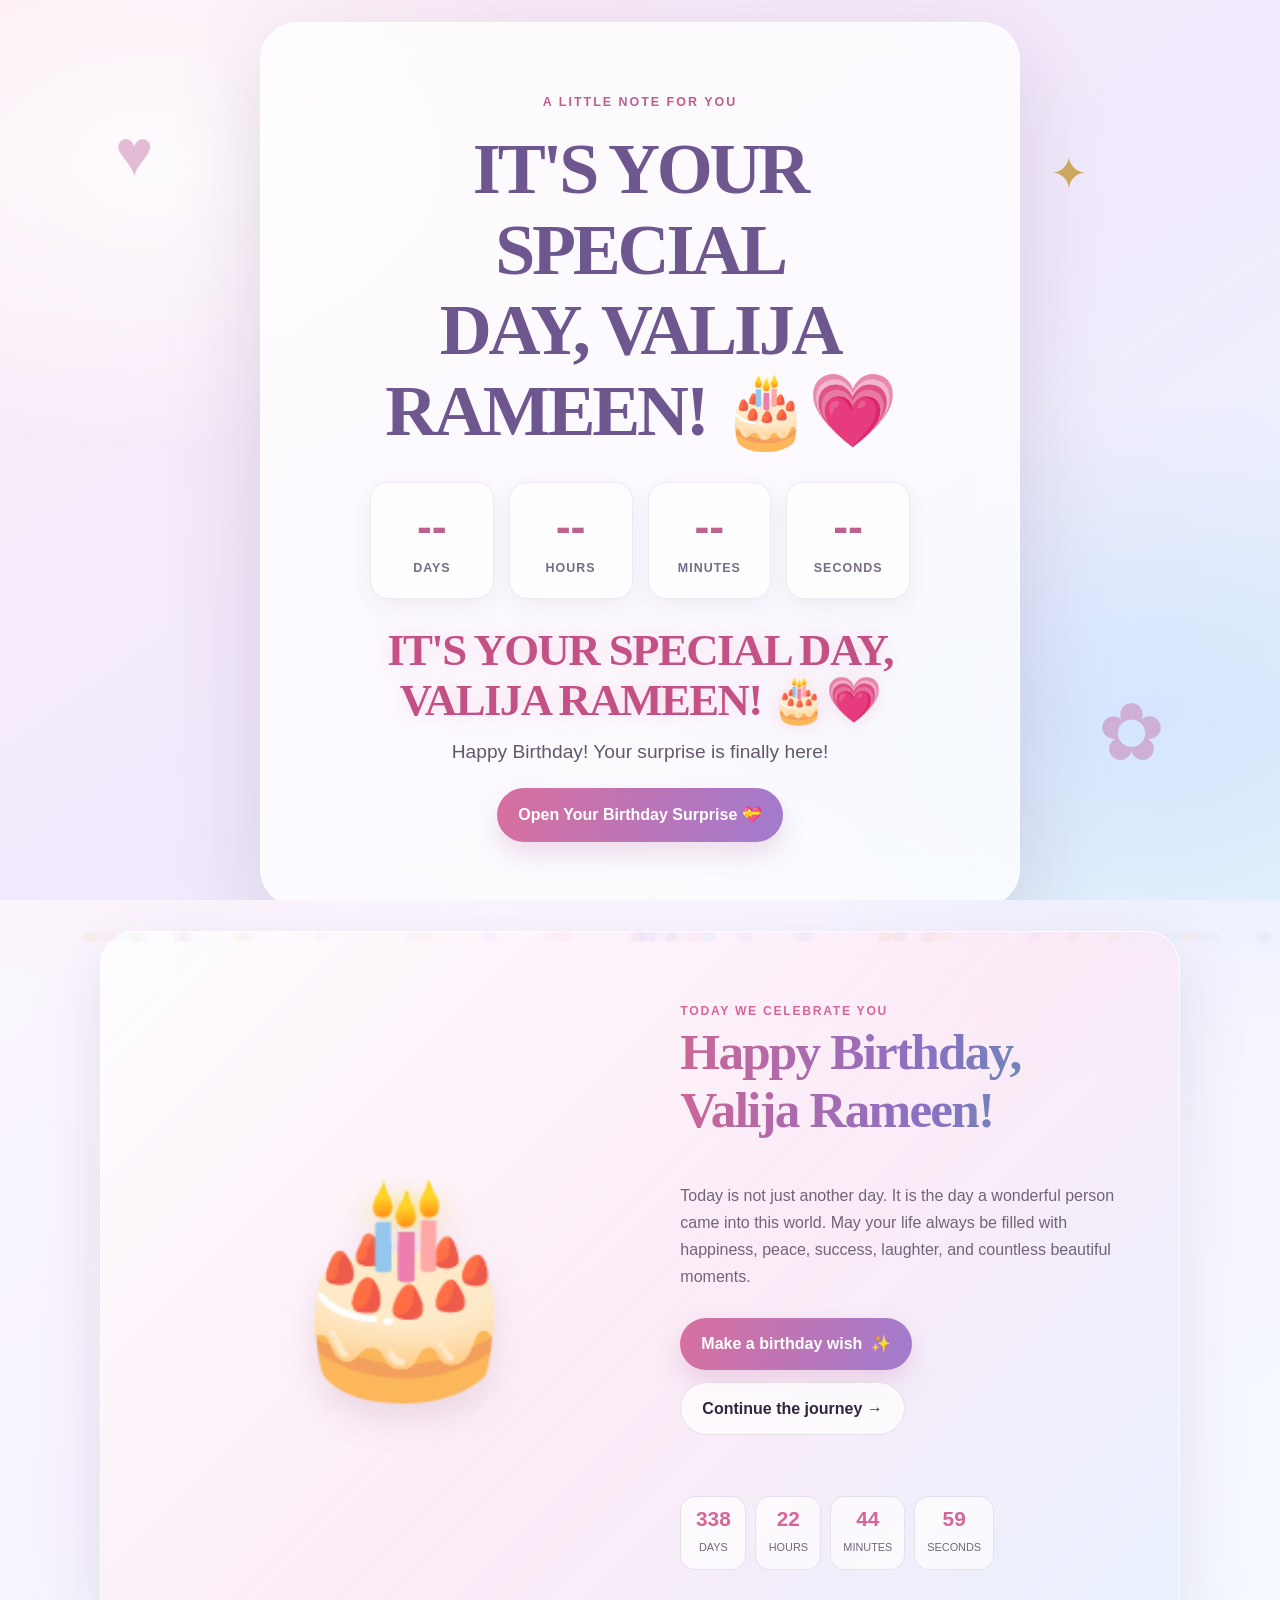
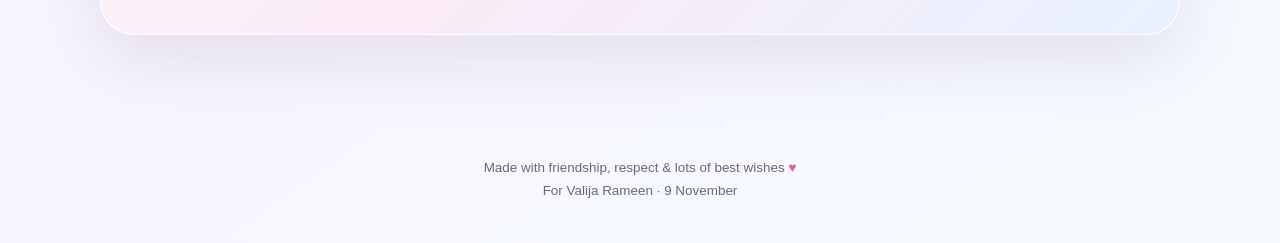
<file: index.html>
<!doctype html>
<html lang="en">
<head>
  <meta charset="utf-8">
  <meta name="viewport" content="width=device-width, initial-scale=1">
  <meta name="theme-color" content="#fffafd">
  <meta name="description" content="A birthday surprise made with friendship and best wishes for Valija Rameen.">
  <title>Happy Birthday, Valija Rameen! | A Friendship Surprise</title>
  <link rel="stylesheet" href="css/style.css">
  <link rel="stylesheet" href="css/animations.css">
  <link rel="stylesheet" href="css/responsive.css">
  <script src="js/animations.js" defer></script>
  <script src="js/main.js" defer></script>
  <script src="js/interactions.js" defer></script>
</head>
<body class="is-locked" data-page="home">
  <section class="lock-screen" data-birthday-lock aria-live="off" aria-labelledby="lock-title">
    <div class="lock-card">
      <span class="lock-kicker">A little note for you</span>
      <h1 id="lock-title">Something Special Is Waiting For You... <span aria-hidden="true">💝</span></h1>
      <p class="lock-teaser">Dear Valija Rameen, someone has prepared a little surprise for you!</p>
      <div class="lock-countdown" data-lock-countdown aria-label="Countdown to 9 November at midnight local time">
        <div class="lock-time"><strong data-lock-days>--</strong><span>Days</span></div>
        <div class="lock-time"><strong data-lock-hours>--</strong><span>Hours</span></div>
        <div class="lock-time"><strong data-lock-minutes>--</strong><span>Minutes</span></div>
        <div class="lock-time"><strong data-lock-seconds>--</strong><span>Seconds</span></div>
      </div>
      <div class="lock-unlocked" data-lock-unlocked hidden>
        <h2>IT'S YOUR SPECIAL DAY, VALIJA RAMEEN! 🎂💗</h2>
        <p>Happy Birthday! Your surprise is finally here!</p>
        <button class="button" type="button" data-open-birthday>Open Your Birthday Surprise 💝</button>
      </div>
      <p class="lock-timezone">The countdown follows your device's local time.</p>
    </div>
    <span class="lock-decoration lock-heart" aria-hidden="true">♥</span>
    <span class="lock-decoration lock-flower" aria-hidden="true">✿</span>
    <span class="lock-decoration lock-star" aria-hidden="true">✦</span>
  </section>
  <div class="loading-screen" aria-hidden="true"><div class="loader-content"><span class="loader-heart">♥</span><p>Preparing a little birthday magic...</p></div></div>
  <header class="site-header">
    <div class="header-inner">
      <a class="brand" href="index.html"><span class="brand-mark" aria-hidden="true">✿</span><span>For Valija Rameen</span></a>
      <nav class="primary-nav" id="site-navigation" aria-label="Main navigation">
        <a href="index.html">Welcome</a><a href="letter.html">A Letter</a><a href="friendship.html">Friendship</a><a href="smiles.html">20 Smiles</a><a href="surprise.html">Surprise</a><a href="wishes.html">Wishes</a><a href="finale.html">Finale</a>
      </nav>
      <div class="header-actions">
        <button class="icon-button" type="button" data-music-toggle aria-label="Turn birthday music on" aria-pressed="false" title="Birthday music">🎵</button>
        <button class="icon-button" type="button" data-theme-toggle aria-label="Switch to dark theme" aria-pressed="false" title="Toggle theme">🌙</button>
        <button class="menu-toggle" type="button" aria-controls="site-navigation" aria-expanded="false" aria-label="Open navigation menu">☰</button>
      </div>
    </div>
  </header>

  <main>
    <section class="hero page-shell" aria-labelledby="welcome-title">
      <div class="hero-grid">
        <div class="hero-copy reveal">
          <span class="eyebrow">A little surprise, made just for you</span>
          <h1 id="welcome-title">Something beautiful is <span class="gradient-text">waiting for you...</span></h1>
          <p class="type-line" data-typing aria-live="polite"></p>
          <p class="lead">A whole little journey of kind words, bright wishes, and birthday magic — because a wonderful friend like you deserves to feel celebrated.</p>
          <div class="button-row">
            <a class="button" href="#celebration">Open your birthday surprise <span aria-hidden="true">💝</span></a>
            <button class="button secondary" type="button" data-action="random-wish">A little wish ✨</button>
          </div>
          <p class="wish-result" data-wish-result aria-live="polite"></p>
        </div>
        <div class="hero-art" aria-label="A teddy bear with a birthday gift">
          <div class="art-orbit" aria-hidden="true"></div>
          <div class="teddy-card"><span class="teddy" aria-hidden="true">🧸</span><span class="gift-emoji" aria-hidden="true">🎁</span></div>
          <span class="sparkle s1" aria-hidden="true">✦</span><span class="sparkle s2" aria-hidden="true">✧</span><span class="sparkle s3" aria-hidden="true">✦</span>
          <span class="floaty heart" aria-hidden="true">♥</span><span class="floaty flower" aria-hidden="true">🌸</span>
          <span class="balloon b1" aria-hidden="true">🎈</span><span class="balloon b2" aria-hidden="true">🎈</span>
        </div>
      </div>
      <a class="scroll-cue" href="#celebration">Scroll for the celebration ↓</a>
    </section>

    <section class="section page-shell" id="celebration" aria-labelledby="birthday-title">
      <div class="celebration reveal">
        <div class="celebration-inner">
          <div class="cake" aria-hidden="true">🎂</div>
          <div class="birthday-copy">
            <span class="eyebrow">Today we celebrate you</span>
            <h2 id="birthday-title" class="gradient-text">Happy Birthday,<br>Valija Rameen!</h2>
            <p>Today is not just another day. It is the day a wonderful person came into this world. May your life always be filled with happiness, peace, success, laughter, and countless beautiful moments.</p>
            <div class="button-row">
              <button class="button" type="button" data-action="wish">Make a birthday wish <span aria-hidden="true">✨</span></button>
              <a class="button secondary" href="letter.html">Continue the journey →</a>
            </div>
            <p class="wish-result" data-wish-result aria-live="polite"></p>
            <div class="countdown" data-countdown aria-label="Countdown to the next birthday">
              <div class="time-box"><strong data-time>--</strong><span>Days</span></div>
              <div class="time-box"><strong data-time>--</strong><span>Hours</span></div>
              <div class="time-box"><strong data-time>--</strong><span>Minutes</span></div>
              <div class="time-box"><strong data-time>--</strong><span>Seconds</span></div>
            </div>
          </div>
        </div>
      </div>
    </section>
  </main>

  <footer class="site-footer">Made with friendship, respect &amp; lots of best wishes <span class="footer-heart">♥</span><br>For Valija Rameen · 9 November</footer>
  <button class="icon-button back-to-top" type="button" aria-label="Back to top">↑</button>
</body>
</html>
</file>
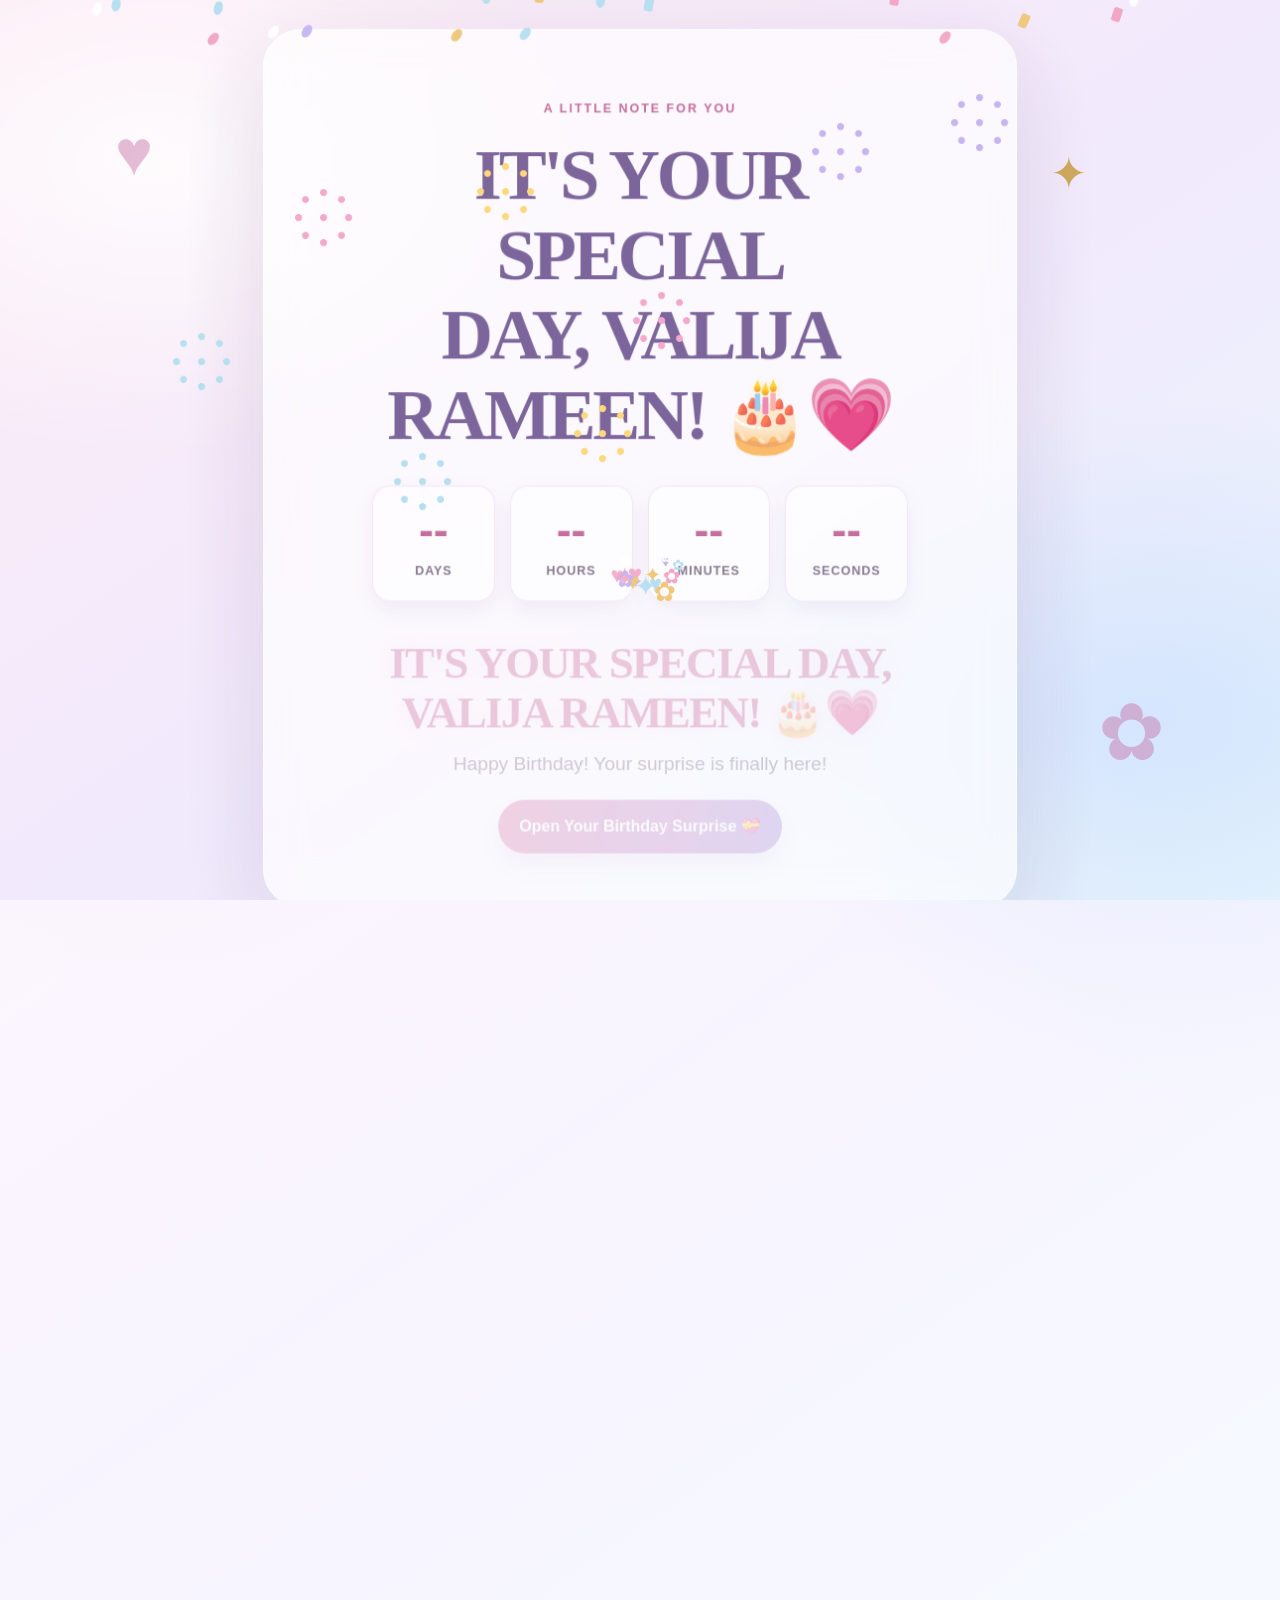
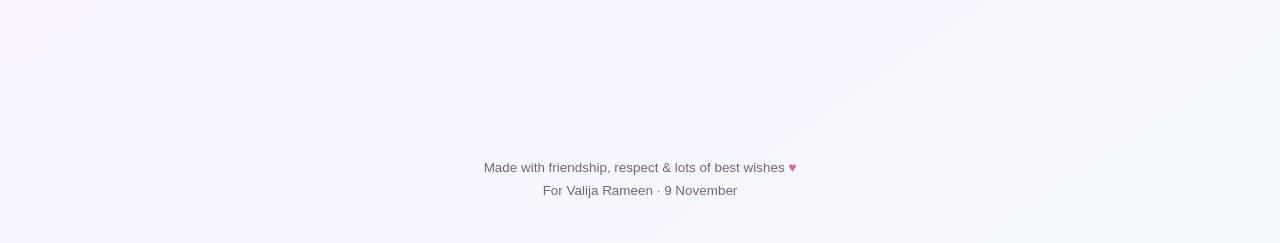
<file: Birthday.html>
<!doctype html>
<html lang="en">
<head>
  <meta charset="utf-8">
  <meta http-equiv="refresh" content="0; url=index.html">
  <meta name="viewport" content="width=device-width, initial-scale=1">
  <title>Birthday Surprise for Valija Rameen</title>
</head>
<body>
  <p>This birthday surprise has moved. <a href="index.html">Continue to Valija Rameen's birthday website</a>.</p>
</body>
</html>
</file>
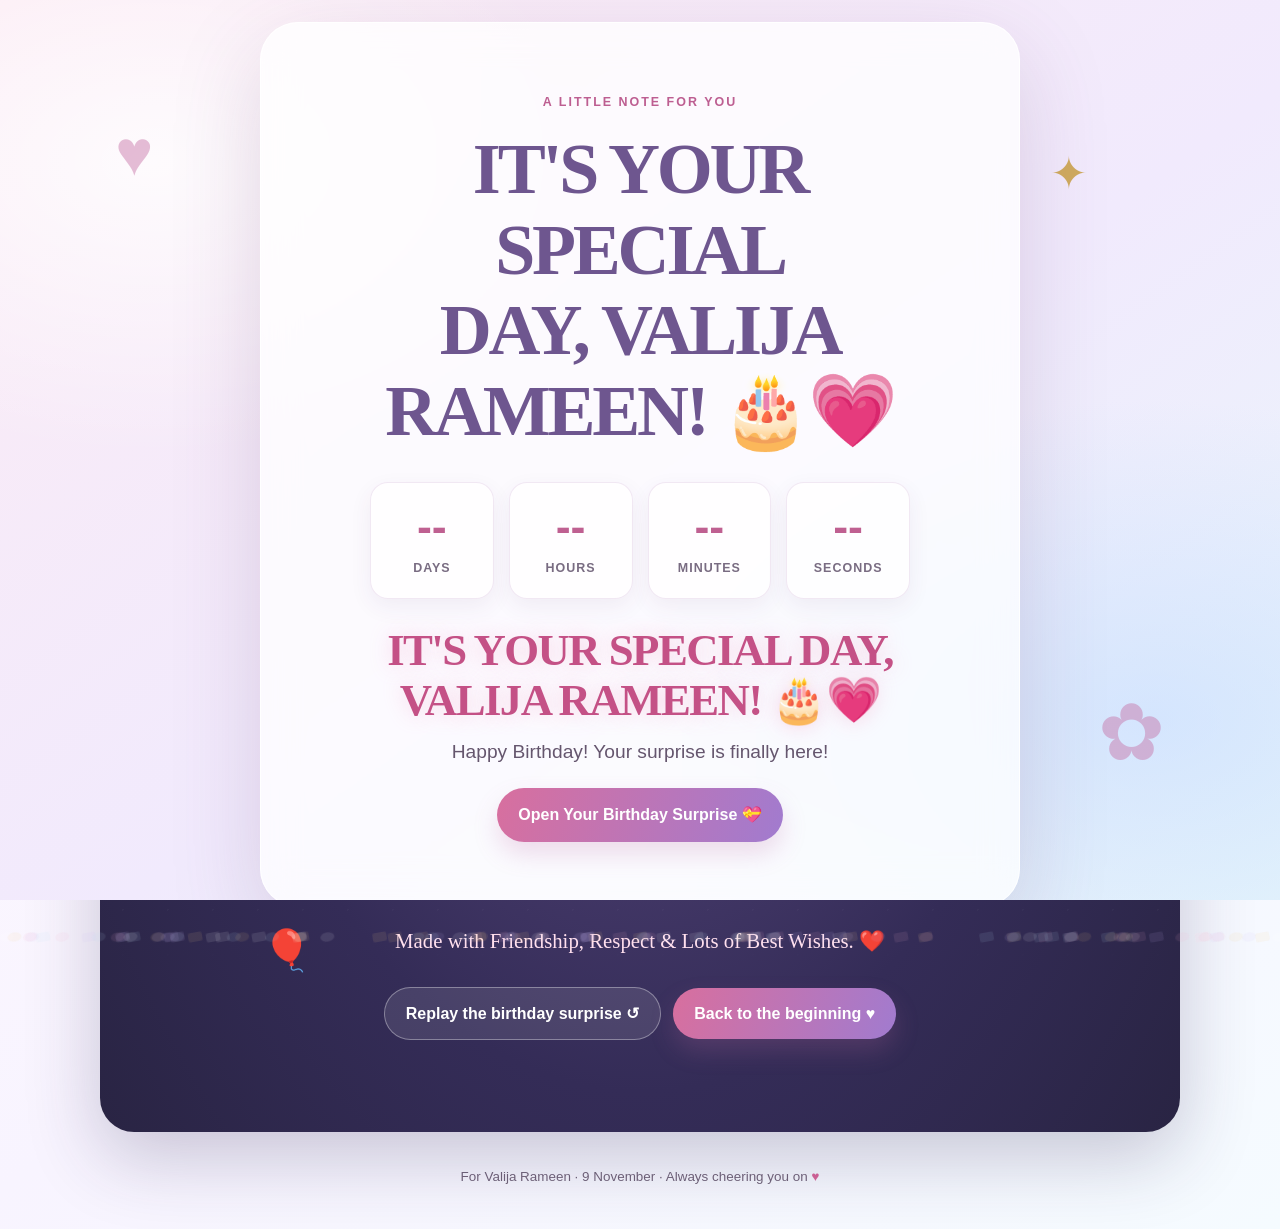
<file: finale.html>
<!doctype html>
<html lang="en">
<head>
  <meta charset="utf-8"><meta name="viewport" content="width=device-width, initial-scale=1"><meta name="theme-color" content="#342c57">
  <meta name="description" content="The grand birthday finale and heartfelt wishes for Valija Rameen.">
  <title>Happy Birthday, Valija Rameen! | Grand Finale</title>
  <link rel="stylesheet" href="css/style.css"><link rel="stylesheet" href="css/animations.css"><link rel="stylesheet" href="css/responsive.css">
  <script src="js/animations.js" defer></script><script src="js/main.js" defer></script><script src="js/interactions.js" defer></script>
</head>
<body class="is-locked" data-page="finale">
  <section class="lock-screen" data-birthday-lock aria-live="off" aria-labelledby="lock-title">
    <div class="lock-card">
      <span class="lock-kicker">A little note for you</span>
      <h1 id="lock-title">Something Special Is Waiting For You... <span aria-hidden="true">💝</span></h1>
      <p class="lock-teaser">Dear Valija Rameen, someone has prepared a little surprise for you!</p>
      <div class="lock-countdown" data-lock-countdown aria-label="Countdown to 9 November at midnight local time">
        <div class="lock-time"><strong data-lock-days>--</strong><span>Days</span></div>
        <div class="lock-time"><strong data-lock-hours>--</strong><span>Hours</span></div>
        <div class="lock-time"><strong data-lock-minutes>--</strong><span>Minutes</span></div>
        <div class="lock-time"><strong data-lock-seconds>--</strong><span>Seconds</span></div>
      </div>
      <div class="lock-unlocked" data-lock-unlocked hidden>
        <h2>IT'S YOUR SPECIAL DAY, VALIJA RAMEEN! 🎂💗</h2>
        <p>Happy Birthday! Your surprise is finally here!</p>
        <button class="button" type="button" data-open-birthday>Open Your Birthday Surprise 💝</button>
      </div>
      <p class="lock-timezone">The countdown follows your device's local time.</p>
    </div>
    <span class="lock-decoration lock-heart" aria-hidden="true">♥</span>
    <span class="lock-decoration lock-flower" aria-hidden="true">✿</span>
    <span class="lock-decoration lock-star" aria-hidden="true">✦</span>
  </section>
  <div class="loading-screen" aria-hidden="true"><div class="loader-content"><span class="loader-heart">♥</span><p>Preparing a little birthday magic...</p></div></div>
  <header class="site-header"><div class="header-inner">
    <a class="brand" href="index.html"><span class="brand-mark" aria-hidden="true">✿</span><span>For Valija Rameen</span></a>
    <nav class="primary-nav" id="site-navigation" aria-label="Main navigation"><a href="index.html">Welcome</a><a href="letter.html">A Letter</a><a href="friendship.html">Friendship</a><a href="smiles.html">20 Smiles</a><a href="surprise.html">Surprise</a><a href="wishes.html">Wishes</a><a href="finale.html">Finale</a></nav>
    <div class="header-actions"><button class="icon-button" type="button" data-music-toggle aria-label="Turn birthday music on" aria-pressed="false" title="Birthday music">🎵</button><button class="icon-button" type="button" data-theme-toggle aria-label="Switch to dark theme" aria-pressed="false" title="Toggle theme">🌙</button><button class="menu-toggle" type="button" aria-controls="site-navigation" aria-expanded="false" aria-label="Open navigation menu">☰</button></div>
  </div></header>
  <main class="page-shell">
    <section class="section finale" aria-labelledby="finale-title">
      <div class="finale-balloons" aria-hidden="true"><span>🎈</span><span>🎈</span><span>🎈</span></div>
      <div class="finale-content">
        <span class="eyebrow">One last wish, from the heart</span>
        <p class="eyebrow">Dear Valija Rameen...</p>
        <h1 id="finale-title">This day is all <span class="finale-highlight">yours</span></h1>
        <div class="finale-cake" aria-hidden="true">🎂</div>
        <p>Today is your day. A new year of life, new opportunities, new dreams, and new reasons to smile.</p>
        <p>I hope this little website brings a smile to your face and reminds you that you are appreciated.</p>
        <p>No matter where life takes you, always stay confident, kind, respectful, and happy.</p>
        <p>Never stop dreaming. Never stop believing. Never stop shining.</p>
        <p>May your life be as beautiful as the happiness you bring to others.</p>
        <h2 class="gradient-text">Happy Birthday once again, Valija Rameen! 🎂💗</h2>
        <p class="final-signoff">Made with Friendship, Respect &amp; Lots of Best Wishes. ❤️</p>
        <div class="button-row finale-actions">
          <button class="button secondary" type="button" data-action="replay">Replay the birthday surprise ↺</button>
          <a class="button" href="index.html">Back to the beginning ♥</a>
        </div>
      </div>
    </section>
  </main>
  <footer class="site-footer">For Valija Rameen · 9 November · Always cheering you on <span class="footer-heart">♥</span></footer>
  <button class="icon-button back-to-top" type="button" aria-label="Back to top">↑</button>
</body>
</html>
</file>
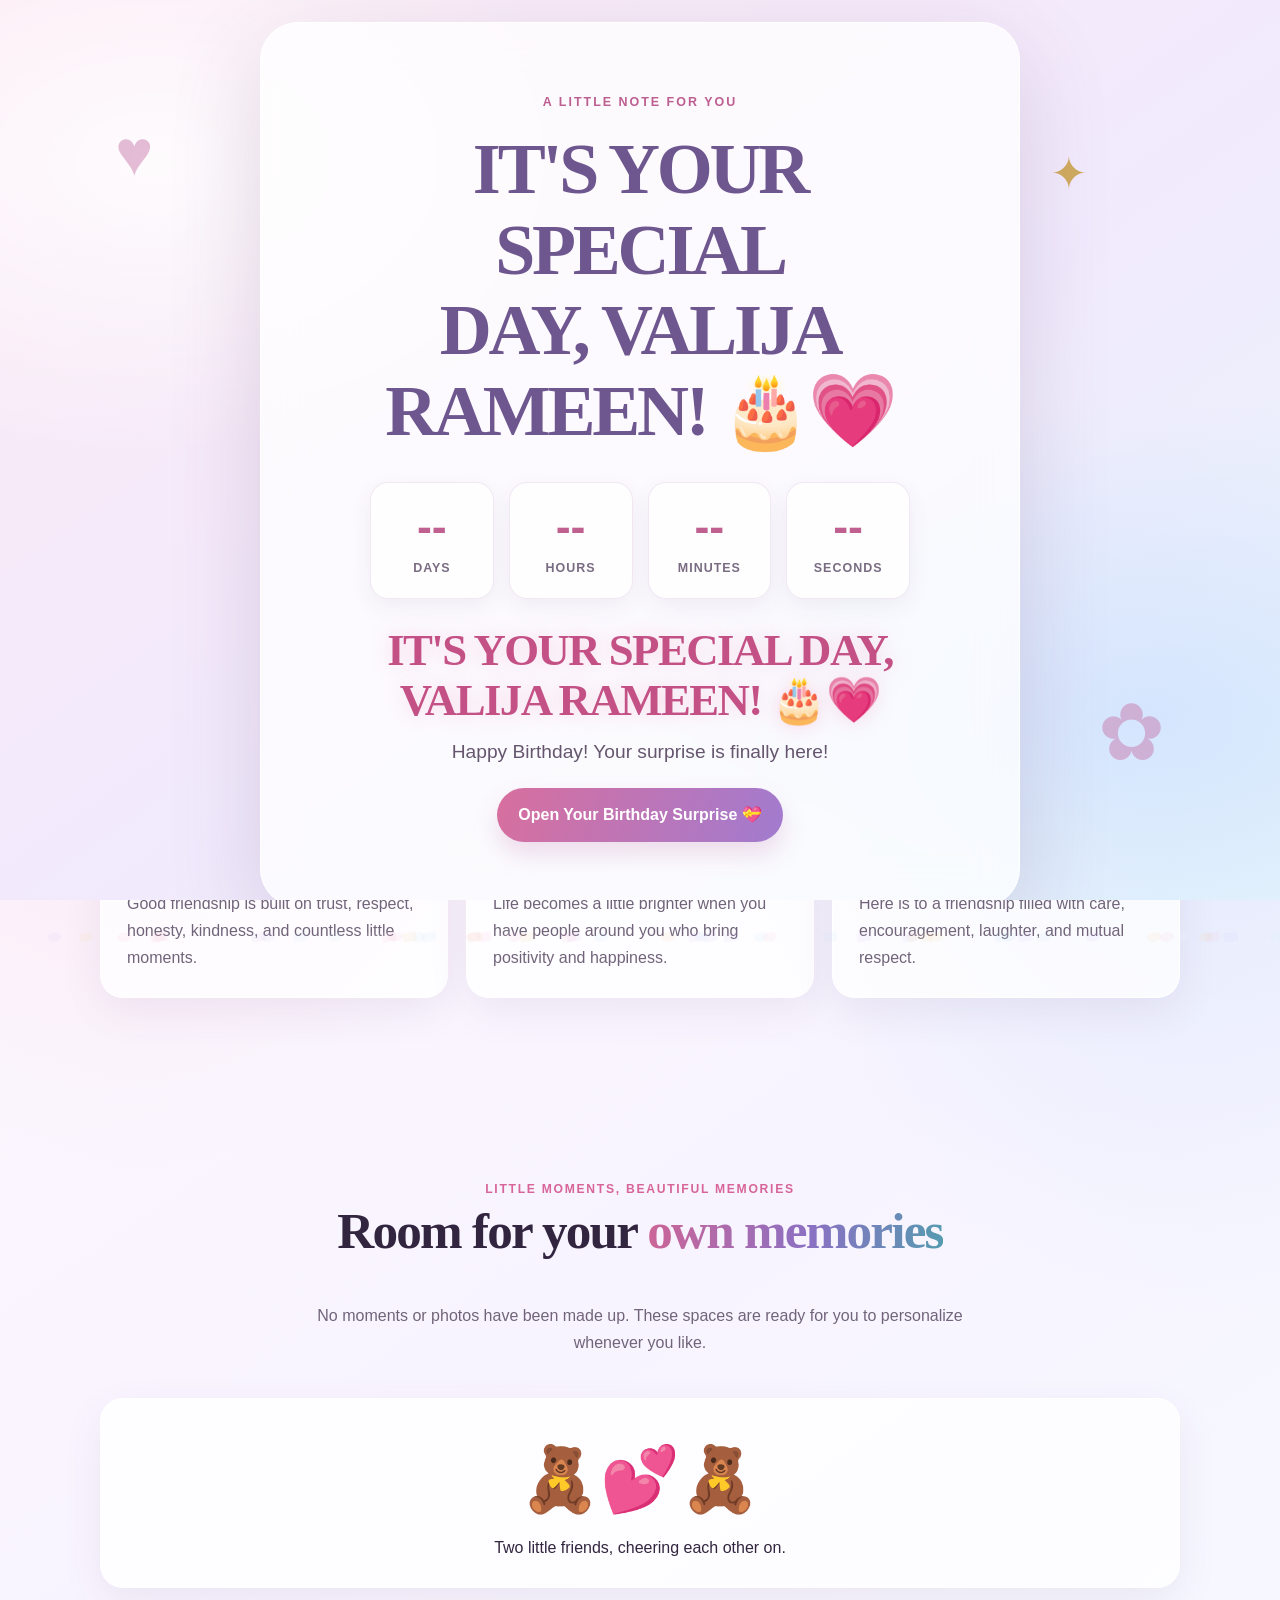
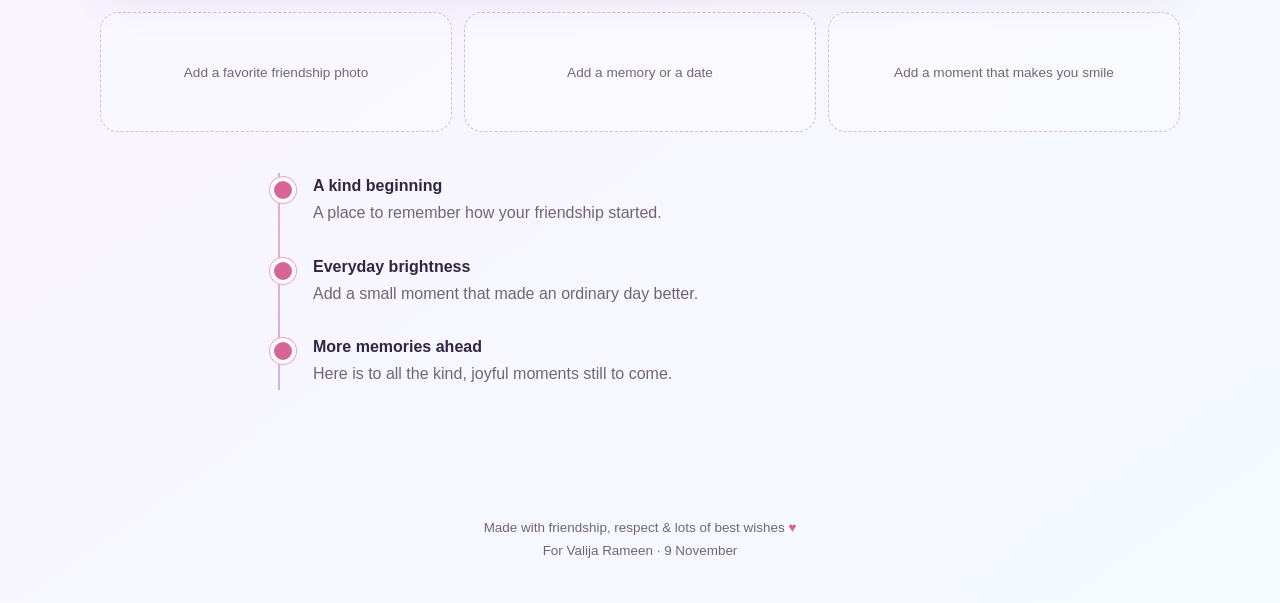
<file: friendship.html>
<!doctype html>
<html lang="en">
<head>
  <meta charset="utf-8"><meta name="viewport" content="width=device-width, initial-scale=1"><meta name="theme-color" content="#fffafd">
  <meta name="description" content="A celebration of the kindness, trust, and joy of friendship with Valija Rameen.">
  <title>Our Beautiful Friendship | Valija Rameen</title>
  <link rel="stylesheet" href="css/style.css"><link rel="stylesheet" href="css/animations.css"><link rel="stylesheet" href="css/responsive.css">
  <script src="js/animations.js" defer></script><script src="js/main.js" defer></script><script src="js/interactions.js" defer></script>
</head>
<body class="is-locked" data-page="friendship">
  <section class="lock-screen" data-birthday-lock aria-live="off" aria-labelledby="lock-title">
    <div class="lock-card">
      <span class="lock-kicker">A little note for you</span>
      <h1 id="lock-title">Something Special Is Waiting For You... <span aria-hidden="true">💝</span></h1>
      <p class="lock-teaser">Dear Valija Rameen, someone has prepared a little surprise for you!</p>
      <div class="lock-countdown" data-lock-countdown aria-label="Countdown to 9 November at midnight local time">
        <div class="lock-time"><strong data-lock-days>--</strong><span>Days</span></div>
        <div class="lock-time"><strong data-lock-hours>--</strong><span>Hours</span></div>
        <div class="lock-time"><strong data-lock-minutes>--</strong><span>Minutes</span></div>
        <div class="lock-time"><strong data-lock-seconds>--</strong><span>Seconds</span></div>
      </div>
      <div class="lock-unlocked" data-lock-unlocked hidden>
        <h2>IT'S YOUR SPECIAL DAY, VALIJA RAMEEN! 🎂💗</h2>
        <p>Happy Birthday! Your surprise is finally here!</p>
        <button class="button" type="button" data-open-birthday>Open Your Birthday Surprise 💝</button>
      </div>
      <p class="lock-timezone">The countdown follows your device's local time.</p>
    </div>
    <span class="lock-decoration lock-heart" aria-hidden="true">♥</span>
    <span class="lock-decoration lock-flower" aria-hidden="true">✿</span>
    <span class="lock-decoration lock-star" aria-hidden="true">✦</span>
  </section>
  <div class="loading-screen" aria-hidden="true"><div class="loader-content"><span class="loader-heart">♥</span><p>Preparing a little birthday magic...</p></div></div>
  <header class="site-header"><div class="header-inner">
    <a class="brand" href="index.html"><span class="brand-mark" aria-hidden="true">✿</span><span>For Valija Rameen</span></a>
    <nav class="primary-nav" id="site-navigation" aria-label="Main navigation"><a href="index.html">Welcome</a><a href="letter.html">A Letter</a><a href="friendship.html">Friendship</a><a href="smiles.html">20 Smiles</a><a href="surprise.html">Surprise</a><a href="wishes.html">Wishes</a><a href="finale.html">Finale</a></nav>
    <div class="header-actions"><button class="icon-button" type="button" data-music-toggle aria-label="Turn birthday music on" aria-pressed="false" title="Birthday music">🎵</button><button class="icon-button" type="button" data-theme-toggle aria-label="Switch to dark theme" aria-pressed="false" title="Toggle theme">🌙</button><button class="menu-toggle" type="button" aria-controls="site-navigation" aria-expanded="false" aria-label="Open navigation menu">☰</button></div>
  </div></header>
  <main class="page-shell">
    <header class="page-hero reveal"><span class="eyebrow">A bond worth celebrating</span><h1>Friendship is one of life's <span class="gradient-text">most beautiful gifts.</span></h1><p class="lead">A little appreciation for the trust, kindness, and bright moments that make friendship special.</p></header>
    <section class="section" aria-label="Friendship thoughts">
      <div class="card-grid">
        <article class="card quote-card reveal"><span class="card-icon" aria-hidden="true">💞</span><span class="quote-mark" aria-hidden="true">“</span><p>Friendship is not about talking every minute. It is about understanding, respecting, and appreciating each other.</p></article>
        <article class="card quote-card reveal"><span class="card-icon" aria-hidden="true">🌷</span><span class="quote-mark" aria-hidden="true">“</span><p>Some friendships make life more beautiful without even trying.</p></article>
        <article class="card quote-card reveal"><span class="card-icon" aria-hidden="true">✨</span><span class="quote-mark" aria-hidden="true">“</span><p>A true friend celebrates your happiness, respects your journey, and wishes the best for you.</p></article>
        <article class="card quote-card reveal"><span class="card-icon" aria-hidden="true">🤝</span><span class="quote-mark" aria-hidden="true">“</span><p>Good friendship is built on trust, respect, honesty, kindness, and countless little moments.</p></article>
        <article class="card quote-card reveal"><span class="card-icon" aria-hidden="true">☀️</span><span class="quote-mark" aria-hidden="true">“</span><p>Life becomes a little brighter when you have people around you who bring positivity and happiness.</p></article>
        <article class="card quote-card reveal"><span class="card-icon" aria-hidden="true">🧸</span><span class="quote-mark" aria-hidden="true">“</span><p>Here is to a friendship filled with care, encouragement, laughter, and mutual respect.</p></article>
      </div>
    </section>
    <section class="section" aria-labelledby="memories-title">
      <div class="section-heading reveal"><span class="eyebrow">Little moments, beautiful memories</span><h2 id="memories-title">Room for your <span class="gradient-text">own memories</span></h2><p>No moments or photos have been made up. These spaces are ready for you to personalize whenever you like.</p></div>
      <div class="card reveal"><div class="friendship-teddies" aria-hidden="true">🧸💕🧸</div><p class="center-text">Two little friends, cheering each other on.</p></div>
      <div class="placeholder-grid">
        <div class="photo-placeholder">Add a favorite friendship photo</div>
        <div class="photo-placeholder">Add a memory or a date</div>
        <div class="photo-placeholder">Add a moment that makes you smile</div>
      </div>
      <div class="timeline">
        <div class="timeline-item"><strong>A kind beginning</strong>A place to remember how your friendship started.</div>
        <div class="timeline-item"><strong>Everyday brightness</strong>Add a small moment that made an ordinary day better.</div>
        <div class="timeline-item"><strong>More memories ahead</strong>Here is to all the kind, joyful moments still to come.</div>
      </div>
    </section>
  </main>
  <footer class="site-footer">Made with friendship, respect &amp; lots of best wishes <span class="footer-heart">♥</span><br>For Valija Rameen · 9 November</footer>
  <button class="icon-button back-to-top" type="button" aria-label="Back to top">↑</button>
</body>
</html>
</file>
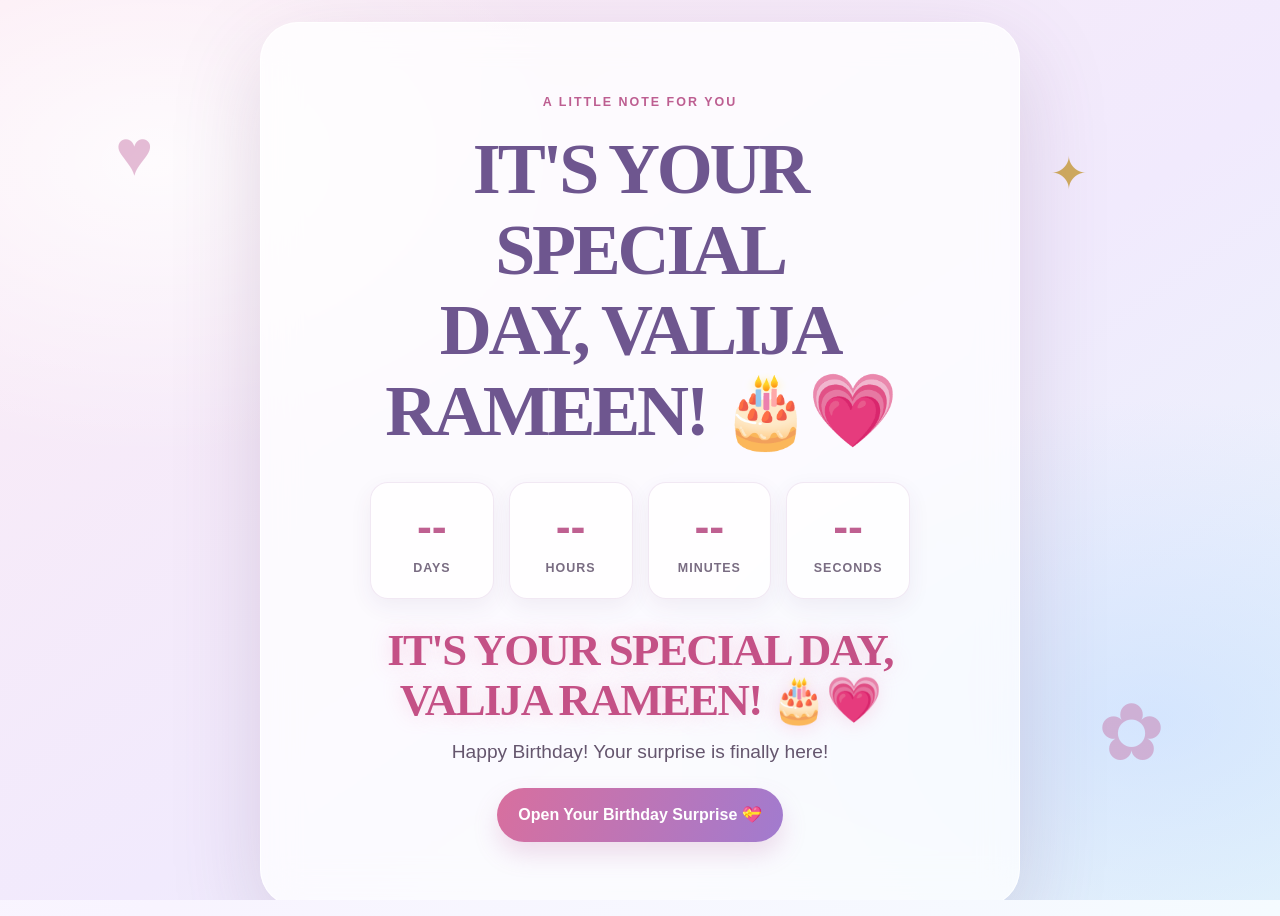
<file: letter.html>
<!doctype html>
<html lang="en">
<head>
  <meta charset="utf-8">
  <meta name="viewport" content="width=device-width, initial-scale=1">
  <meta name="theme-color" content="#fffafd">
  <meta name="description" content="A heartfelt birthday letter for Valija Rameen.">
  <title>A Special Letter for Valija Rameen | Happy Birthday</title>
  <link rel="stylesheet" href="css/style.css"><link rel="stylesheet" href="css/animations.css"><link rel="stylesheet" href="css/responsive.css">
  <script src="js/animations.js" defer></script><script src="js/main.js" defer></script><script src="js/interactions.js" defer></script>
</head>
<body class="is-locked" data-page="letter">
  <section class="lock-screen" data-birthday-lock aria-live="off" aria-labelledby="lock-title">
    <div class="lock-card">
      <span class="lock-kicker">A little note for you</span>
      <h1 id="lock-title">Something Special Is Waiting For You... <span aria-hidden="true">💝</span></h1>
      <p class="lock-teaser">Dear Valija Rameen, someone has prepared a little surprise for you!</p>
      <div class="lock-countdown" data-lock-countdown aria-label="Countdown to 9 November at midnight local time">
        <div class="lock-time"><strong data-lock-days>--</strong><span>Days</span></div>
        <div class="lock-time"><strong data-lock-hours>--</strong><span>Hours</span></div>
        <div class="lock-time"><strong data-lock-minutes>--</strong><span>Minutes</span></div>
        <div class="lock-time"><strong data-lock-seconds>--</strong><span>Seconds</span></div>
      </div>
      <div class="lock-unlocked" data-lock-unlocked hidden>
        <h2>IT'S YOUR SPECIAL DAY, VALIJA RAMEEN! 🎂💗</h2>
        <p>Happy Birthday! Your surprise is finally here!</p>
        <button class="button" type="button" data-open-birthday>Open Your Birthday Surprise 💝</button>
      </div>
      <p class="lock-timezone">The countdown follows your device's local time.</p>
    </div>
    <span class="lock-decoration lock-heart" aria-hidden="true">♥</span>
    <span class="lock-decoration lock-flower" aria-hidden="true">✿</span>
    <span class="lock-decoration lock-star" aria-hidden="true">✦</span>
  </section>
  <div class="loading-screen" aria-hidden="true"><div class="loader-content"><span class="loader-heart">♥</span><p>Preparing a little birthday magic...</p></div></div>
  <header class="site-header"><div class="header-inner">
    <a class="brand" href="index.html"><span class="brand-mark" aria-hidden="true">✿</span><span>For Valija Rameen</span></a>
    <nav class="primary-nav" id="site-navigation" aria-label="Main navigation"><a href="index.html">Welcome</a><a href="letter.html">A Letter</a><a href="friendship.html">Friendship</a><a href="smiles.html">20 Smiles</a><a href="surprise.html">Surprise</a><a href="wishes.html">Wishes</a><a href="finale.html">Finale</a></nav>
    <div class="header-actions"><button class="icon-button" type="button" data-music-toggle aria-label="Turn birthday music on" aria-pressed="false" title="Birthday music">🎵</button><button class="icon-button" type="button" data-theme-toggle aria-label="Switch to dark theme" aria-pressed="false" title="Toggle theme">🌙</button><button class="menu-toggle" type="button" aria-controls="site-navigation" aria-expanded="false" aria-label="Open navigation menu">☰</button></div>
  </div></header>
  <main class="page-shell">
    <header class="page-hero reveal"><span class="eyebrow">Words from the heart</span><h1>A special letter <span class="gradient-text">for you</span></h1><p class="lead">Some wishes are best shared slowly. Tap the little envelope when you're ready.</p></header>
    <section class="letter-wrap reveal" aria-label="Birthday letter">
      <button class="envelope" type="button" data-action="open-letter" aria-expanded="false" aria-controls="birthday-letter"><span class="envelope-seal" aria-hidden="true">♥</span><span class="visually-hidden">Open the birthday letter</span></button>
      <div class="letter-paper" id="birthday-letter" data-letter data-petal-area aria-hidden="true">
        <p class="salutation">Dear Valija Rameen,</p>
        <p>First of all, a very, very Happy Birthday to you!</p>
        <p>On your special day, I just want to take a moment to tell you how much happiness and positivity you deserve.</p>
        <p>Some people make ordinary days feel a little brighter simply through their presence. A good friend is one of life's beautiful blessings, and I am genuinely thankful for the friendship, kindness, and wonderful moments we share.</p>
        <p>I hope this new chapter of your life brings you everything your heart wishes for. May every morning bring you new hope, every day give you a reason to smile, and every night leave you with peaceful thoughts.</p>
        <p>Never underestimate your worth. You are special in your own way. Always believe in yourself, keep smiling, keep growing, and never stop chasing your dreams.</p>
        <p>Whenever life becomes difficult, remember that difficult days do not last forever. You are stronger than you think, and beautiful opportunities are waiting for you.</p>
        <p>May Allah bless you with good health, happiness, success, peace, protection, and endless blessings. May He make every coming year better than the previous one.</p>
        <p>Thank you for being a wonderful friend.</p>
        <p>Stay happy, stay blessed, and keep that beautiful smile alive.</p>
        <p>Once again, Happy Birthday, Valija Rameen! 🎂💗</p>
        <p>With lots of respect, friendship, and best wishes,</p>
        <p class="signature">Your Best Friend ❤️</p>
      </div>
    </section>
  </main>
  <footer class="site-footer">Made with friendship, respect &amp; lots of best wishes <span class="footer-heart">♥</span><br>For Valija Rameen · 9 November</footer>
  <button class="icon-button back-to-top" type="button" aria-label="Back to top">↑</button>
</body>
</html>
</file>
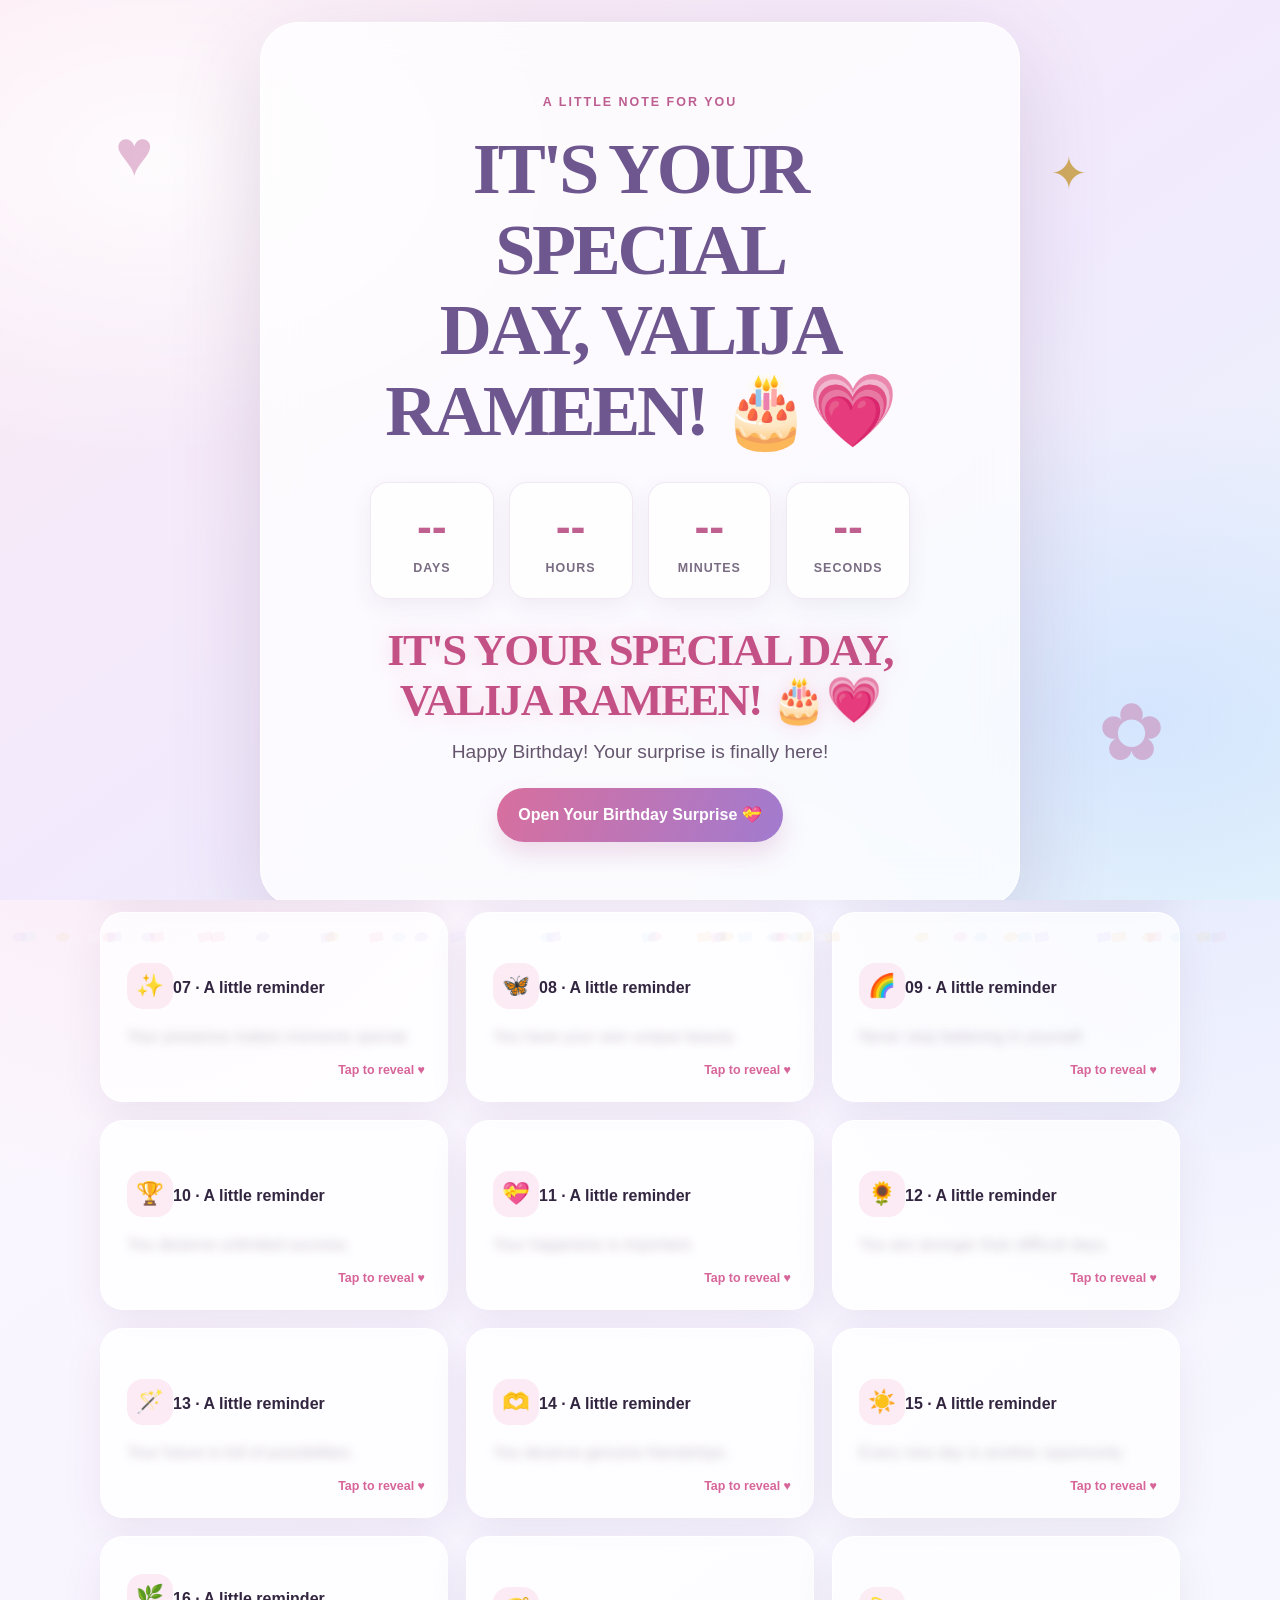
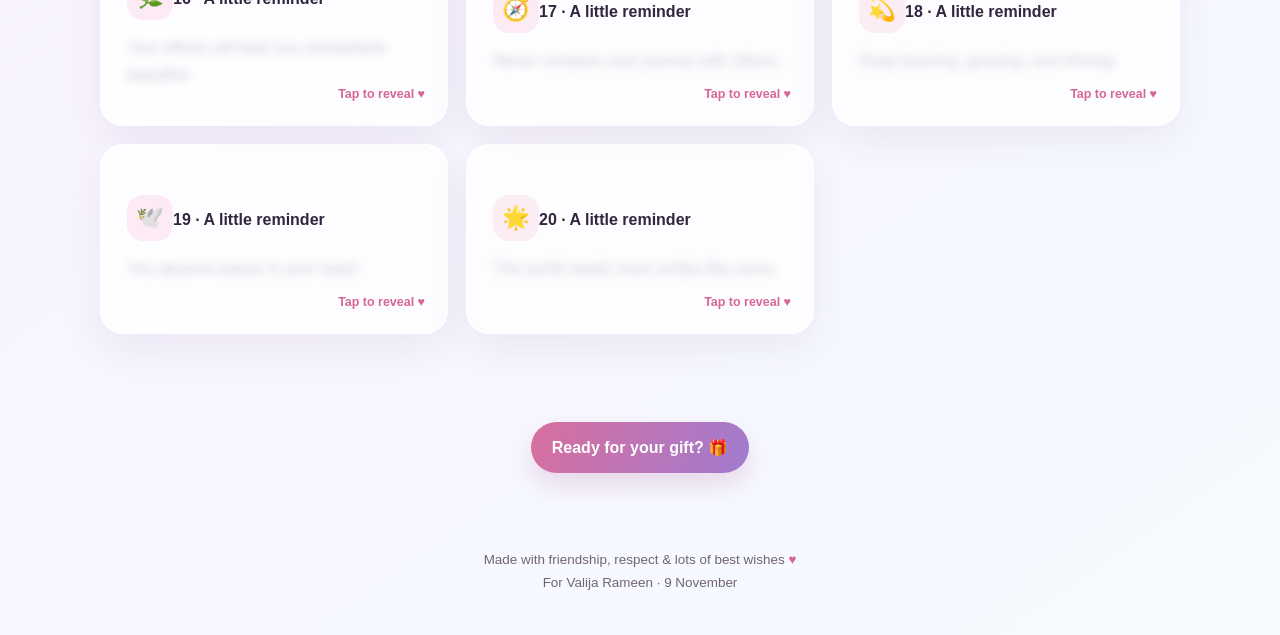
<file: smiles.html>
<!doctype html>
<html lang="en">
<head>
  <meta charset="utf-8"><meta name="viewport" content="width=device-width, initial-scale=1"><meta name="theme-color" content="#fffafd">
  <meta name="description" content="Twenty little reminders for Valija Rameen to smile on her birthday.">
  <title>20 Reasons to Smile Today | Valija Rameen</title>
  <link rel="stylesheet" href="css/style.css"><link rel="stylesheet" href="css/animations.css"><link rel="stylesheet" href="css/responsive.css">
  <script src="js/animations.js" defer></script><script src="js/main.js" defer></script><script src="js/interactions.js" defer></script>
</head>
<body class="is-locked" data-page="smiles">
  <section class="lock-screen" data-birthday-lock aria-live="off" aria-labelledby="lock-title">
    <div class="lock-card">
      <span class="lock-kicker">A little note for you</span>
      <h1 id="lock-title">Something Special Is Waiting For You... <span aria-hidden="true">💝</span></h1>
      <p class="lock-teaser">Dear Valija Rameen, someone has prepared a little surprise for you!</p>
      <div class="lock-countdown" data-lock-countdown aria-label="Countdown to 9 November at midnight local time">
        <div class="lock-time"><strong data-lock-days>--</strong><span>Days</span></div>
        <div class="lock-time"><strong data-lock-hours>--</strong><span>Hours</span></div>
        <div class="lock-time"><strong data-lock-minutes>--</strong><span>Minutes</span></div>
        <div class="lock-time"><strong data-lock-seconds>--</strong><span>Seconds</span></div>
      </div>
      <div class="lock-unlocked" data-lock-unlocked hidden>
        <h2>IT'S YOUR SPECIAL DAY, VALIJA RAMEEN! 🎂💗</h2>
        <p>Happy Birthday! Your surprise is finally here!</p>
        <button class="button" type="button" data-open-birthday>Open Your Birthday Surprise 💝</button>
      </div>
      <p class="lock-timezone">The countdown follows your device's local time.</p>
    </div>
    <span class="lock-decoration lock-heart" aria-hidden="true">♥</span>
    <span class="lock-decoration lock-flower" aria-hidden="true">✿</span>
    <span class="lock-decoration lock-star" aria-hidden="true">✦</span>
  </section>
  <div class="loading-screen" aria-hidden="true"><div class="loader-content"><span class="loader-heart">♥</span><p>Preparing a little birthday magic...</p></div></div>
  <header class="site-header"><div class="header-inner">
    <a class="brand" href="index.html"><span class="brand-mark" aria-hidden="true">✿</span><span>For Valija Rameen</span></a>
    <nav class="primary-nav" id="site-navigation" aria-label="Main navigation"><a href="index.html">Welcome</a><a href="letter.html">A Letter</a><a href="friendship.html">Friendship</a><a href="smiles.html">20 Smiles</a><a href="surprise.html">Surprise</a><a href="wishes.html">Wishes</a><a href="finale.html">Finale</a></nav>
    <div class="header-actions"><button class="icon-button" type="button" data-music-toggle aria-label="Turn birthday music on" aria-pressed="false" title="Birthday music">🎵</button><button class="icon-button" type="button" data-theme-toggle aria-label="Switch to dark theme" aria-pressed="false" title="Toggle theme">🌙</button><button class="menu-toggle" type="button" aria-controls="site-navigation" aria-expanded="false" aria-label="Open navigation menu">☰</button></div>
  </div></header>
  <main class="page-shell">
    <header class="page-hero reveal"><span class="eyebrow">A pocketful of kind reminders</span><h1>20 reasons to <span class="gradient-text">smile today</span></h1><p class="lead">Tap a card to uncover a little reminder made especially for you, Valija Rameen.</p></header>
    <section class="section" aria-label="Twenty birthday compliments">
      <div class="card-grid">
        <button class="card compliment-card reveal" type="button" data-compliment aria-expanded="false"><span class="card-icon" aria-hidden="true">🌸</span><strong>01 · A little reminder</strong><p class="card-message" aria-hidden="true">You deserve happiness every single day.</p></button>
        <button class="card compliment-card reveal" type="button" data-compliment aria-expanded="false"><span class="card-icon" aria-hidden="true">😊</span><strong>02 · A little reminder</strong><p class="card-message" aria-hidden="true">Your smile can brighten an ordinary moment.</p></button>
        <button class="card compliment-card reveal" type="button" data-compliment aria-expanded="false"><span class="card-icon" aria-hidden="true">💗</span><strong>03 · A little reminder</strong><p class="card-message" aria-hidden="true">You are a wonderful person.</p></button>
        <button class="card compliment-card reveal" type="button" data-compliment aria-expanded="false"><span class="card-icon" aria-hidden="true">🌷</span><strong>04 · A little reminder</strong><p class="card-message" aria-hidden="true">Your kindness matters.</p></button>
        <button class="card compliment-card reveal" type="button" data-compliment aria-expanded="false"><span class="card-icon" aria-hidden="true">⭐</span><strong>05 · A little reminder</strong><p class="card-message" aria-hidden="true">Your dreams are worth chasing.</p></button>
        <button class="card compliment-card reveal" type="button" data-compliment aria-expanded="false"><span class="card-icon" aria-hidden="true">🤍</span><strong>06 · A little reminder</strong><p class="card-message" aria-hidden="true">You deserve respect and appreciation.</p></button>
        <button class="card compliment-card reveal" type="button" data-compliment aria-expanded="false"><span class="card-icon" aria-hidden="true">✨</span><strong>07 · A little reminder</strong><p class="card-message" aria-hidden="true">Your presence makes moments special.</p></button>
        <button class="card compliment-card reveal" type="button" data-compliment aria-expanded="false"><span class="card-icon" aria-hidden="true">🦋</span><strong>08 · A little reminder</strong><p class="card-message" aria-hidden="true">You have your own unique beauty.</p></button>
        <button class="card compliment-card reveal" type="button" data-compliment aria-expanded="false"><span class="card-icon" aria-hidden="true">🌈</span><strong>09 · A little reminder</strong><p class="card-message" aria-hidden="true">Never stop believing in yourself.</p></button>
        <button class="card compliment-card reveal" type="button" data-compliment aria-expanded="false"><span class="card-icon" aria-hidden="true">🏆</span><strong>10 · A little reminder</strong><p class="card-message" aria-hidden="true">You deserve unlimited success.</p></button>
        <button class="card compliment-card reveal" type="button" data-compliment aria-expanded="false"><span class="card-icon" aria-hidden="true">💝</span><strong>11 · A little reminder</strong><p class="card-message" aria-hidden="true">Your happiness is important.</p></button>
        <button class="card compliment-card reveal" type="button" data-compliment aria-expanded="false"><span class="card-icon" aria-hidden="true">🌻</span><strong>12 · A little reminder</strong><p class="card-message" aria-hidden="true">You are stronger than difficult days.</p></button>
        <button class="card compliment-card reveal" type="button" data-compliment aria-expanded="false"><span class="card-icon" aria-hidden="true">🪄</span><strong>13 · A little reminder</strong><p class="card-message" aria-hidden="true">Your future is full of possibilities.</p></button>
        <button class="card compliment-card reveal" type="button" data-compliment aria-expanded="false"><span class="card-icon" aria-hidden="true">🫶</span><strong>14 · A little reminder</strong><p class="card-message" aria-hidden="true">You deserve genuine friendships.</p></button>
        <button class="card compliment-card reveal" type="button" data-compliment aria-expanded="false"><span class="card-icon" aria-hidden="true">☀️</span><strong>15 · A little reminder</strong><p class="card-message" aria-hidden="true">Every new day is another opportunity.</p></button>
        <button class="card compliment-card reveal" type="button" data-compliment aria-expanded="false"><span class="card-icon" aria-hidden="true">🌿</span><strong>16 · A little reminder</strong><p class="card-message" aria-hidden="true">Your efforts will lead you somewhere beautiful.</p></button>
        <button class="card compliment-card reveal" type="button" data-compliment aria-expanded="false"><span class="card-icon" aria-hidden="true">🧭</span><strong>17 · A little reminder</strong><p class="card-message" aria-hidden="true">Never compare your journey with others.</p></button>
        <button class="card compliment-card reveal" type="button" data-compliment aria-expanded="false"><span class="card-icon" aria-hidden="true">💫</span><strong>18 · A little reminder</strong><p class="card-message" aria-hidden="true">Keep learning, growing, and shining.</p></button>
        <button class="card compliment-card reveal" type="button" data-compliment aria-expanded="false"><span class="card-icon" aria-hidden="true">🕊️</span><strong>19 · A little reminder</strong><p class="card-message" aria-hidden="true">You deserve peace in your heart.</p></button>
        <button class="card compliment-card reveal" type="button" data-compliment aria-expanded="false"><span class="card-icon" aria-hidden="true">🌟</span><strong>20 · A little reminder</strong><p class="card-message" aria-hidden="true">The world needs more smiles like yours.</p></button>
      </div>
    </section>
    <div class="section-heading"><a class="button" href="surprise.html">Ready for your gift? 🎁</a></div>
  </main>
  <footer class="site-footer">Made with friendship, respect &amp; lots of best wishes <span class="footer-heart">♥</span><br>For Valija Rameen · 9 November</footer>
  <button class="icon-button back-to-top" type="button" aria-label="Back to top">↑</button>
</body>
</html>
</file>
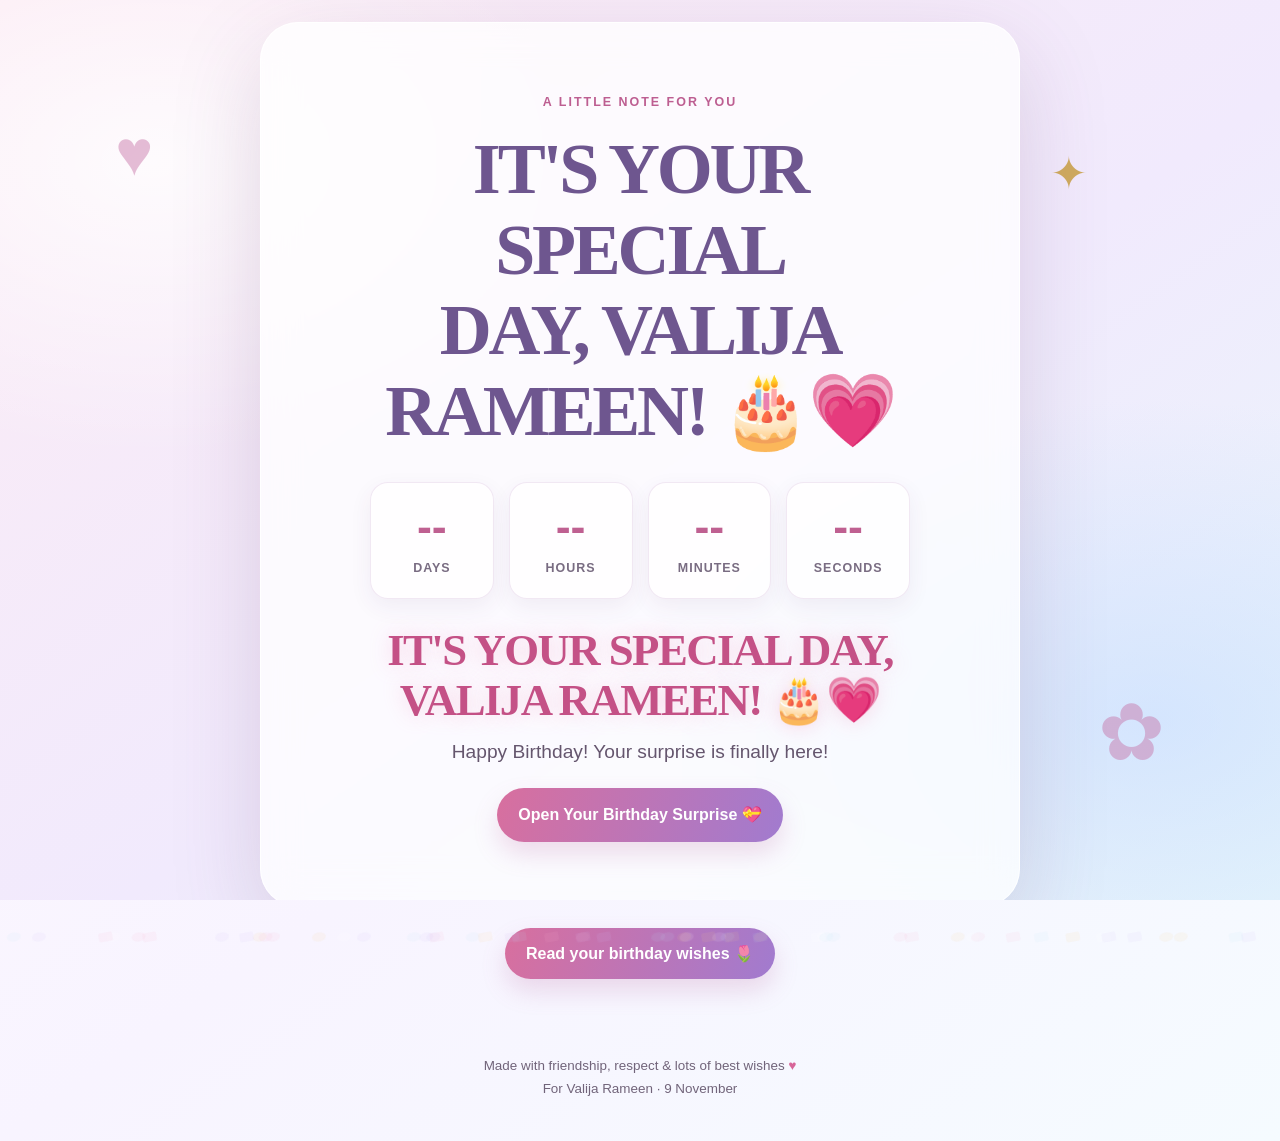
<file: surprise.html>
<!doctype html>
<html lang="en">
<head>
  <meta charset="utf-8"><meta name="viewport" content="width=device-width, initial-scale=1"><meta name="theme-color" content="#fffafd">
  <meta name="description" content="Open a little birthday gift made with friendship for Valija Rameen.">
  <title>The Surprise Gift | Valija Rameen</title>
  <link rel="stylesheet" href="css/style.css"><link rel="stylesheet" href="css/animations.css"><link rel="stylesheet" href="css/responsive.css">
  <script src="js/animations.js" defer></script><script src="js/main.js" defer></script><script src="js/interactions.js" defer></script>
</head>
<body class="is-locked" data-page="surprise">
  <section class="lock-screen" data-birthday-lock aria-live="off" aria-labelledby="lock-title">
    <div class="lock-card">
      <span class="lock-kicker">A little note for you</span>
      <h1 id="lock-title">Something Special Is Waiting For You... <span aria-hidden="true">💝</span></h1>
      <p class="lock-teaser">Dear Valija Rameen, someone has prepared a little surprise for you!</p>
      <div class="lock-countdown" data-lock-countdown aria-label="Countdown to 9 November at midnight local time">
        <div class="lock-time"><strong data-lock-days>--</strong><span>Days</span></div>
        <div class="lock-time"><strong data-lock-hours>--</strong><span>Hours</span></div>
        <div class="lock-time"><strong data-lock-minutes>--</strong><span>Minutes</span></div>
        <div class="lock-time"><strong data-lock-seconds>--</strong><span>Seconds</span></div>
      </div>
      <div class="lock-unlocked" data-lock-unlocked hidden>
        <h2>IT'S YOUR SPECIAL DAY, VALIJA RAMEEN! 🎂💗</h2>
        <p>Happy Birthday! Your surprise is finally here!</p>
        <button class="button" type="button" data-open-birthday>Open Your Birthday Surprise 💝</button>
      </div>
      <p class="lock-timezone">The countdown follows your device's local time.</p>
    </div>
    <span class="lock-decoration lock-heart" aria-hidden="true">♥</span>
    <span class="lock-decoration lock-flower" aria-hidden="true">✿</span>
    <span class="lock-decoration lock-star" aria-hidden="true">✦</span>
  </section>
  <div class="loading-screen" aria-hidden="true"><div class="loader-content"><span class="loader-heart">♥</span><p>Preparing a little birthday magic...</p></div></div>
  <header class="site-header"><div class="header-inner">
    <a class="brand" href="index.html"><span class="brand-mark" aria-hidden="true">✿</span><span>For Valija Rameen</span></a>
    <nav class="primary-nav" id="site-navigation" aria-label="Main navigation"><a href="index.html">Welcome</a><a href="letter.html">A Letter</a><a href="friendship.html">Friendship</a><a href="smiles.html">20 Smiles</a><a href="surprise.html">Surprise</a><a href="wishes.html">Wishes</a><a href="finale.html">Finale</a></nav>
    <div class="header-actions"><button class="icon-button" type="button" data-music-toggle aria-label="Turn birthday music on" aria-pressed="false" title="Birthday music">🎵</button><button class="icon-button" type="button" data-theme-toggle aria-label="Switch to dark theme" aria-pressed="false" title="Toggle theme">🌙</button><button class="menu-toggle" type="button" aria-controls="site-navigation" aria-expanded="false" aria-label="Open navigation menu">☰</button></div>
  </div></header>
  <main class="page-shell">
    <header class="page-hero reveal"><span class="eyebrow">A little box full of good wishes</span><h1>The surprise <span class="gradient-text">gift box</span></h1><p class="lead">There is a birthday message tucked inside. Give the ribbon a click and let the magic out.</p></header>
    <section class="gift-stage reveal" aria-label="Interactive birthday present">
      <div class="gift-box" data-gift-box aria-hidden="true"><span class="gift-lid"></span><span class="gift-bow" aria-hidden="true">🎀</span></div>
      <div class="gift-reveal" data-gift-reveal aria-hidden="true">
        <div class="gift-teddy" aria-hidden="true">🧸</div>
        <h2>Surprise, Rameen! 💗</h2>
        <p>Your gift is a little reminder that you deserve all the happiness this world has to offer.</p>
        <p>May your life be filled with beautiful surprises, unforgettable achievements, peaceful days, genuine smiles, and wonderful people.</p>
        <p><strong>Keep shining, birthday girl!</strong></p>
        <button class="button secondary" type="button" data-action="secret">One more tiny surprise 💌</button>
        <p class="secret-result" data-secret-result aria-live="polite" hidden></p>
      </div>
      <div class="button-row gift-action"><button class="button" type="button" data-action="open-gift">Open your gift 🎁</button></div>
    </section>
    <div class="section-heading"><a class="button" href="wishes.html">Read your birthday wishes 🌷</a></div>
  </main>
  <footer class="site-footer">Made with friendship, respect &amp; lots of best wishes <span class="footer-heart">♥</span><br>For Valija Rameen · 9 November</footer>
  <button class="icon-button back-to-top" type="button" aria-label="Back to top">↑</button>
</body>
</html>
</file>
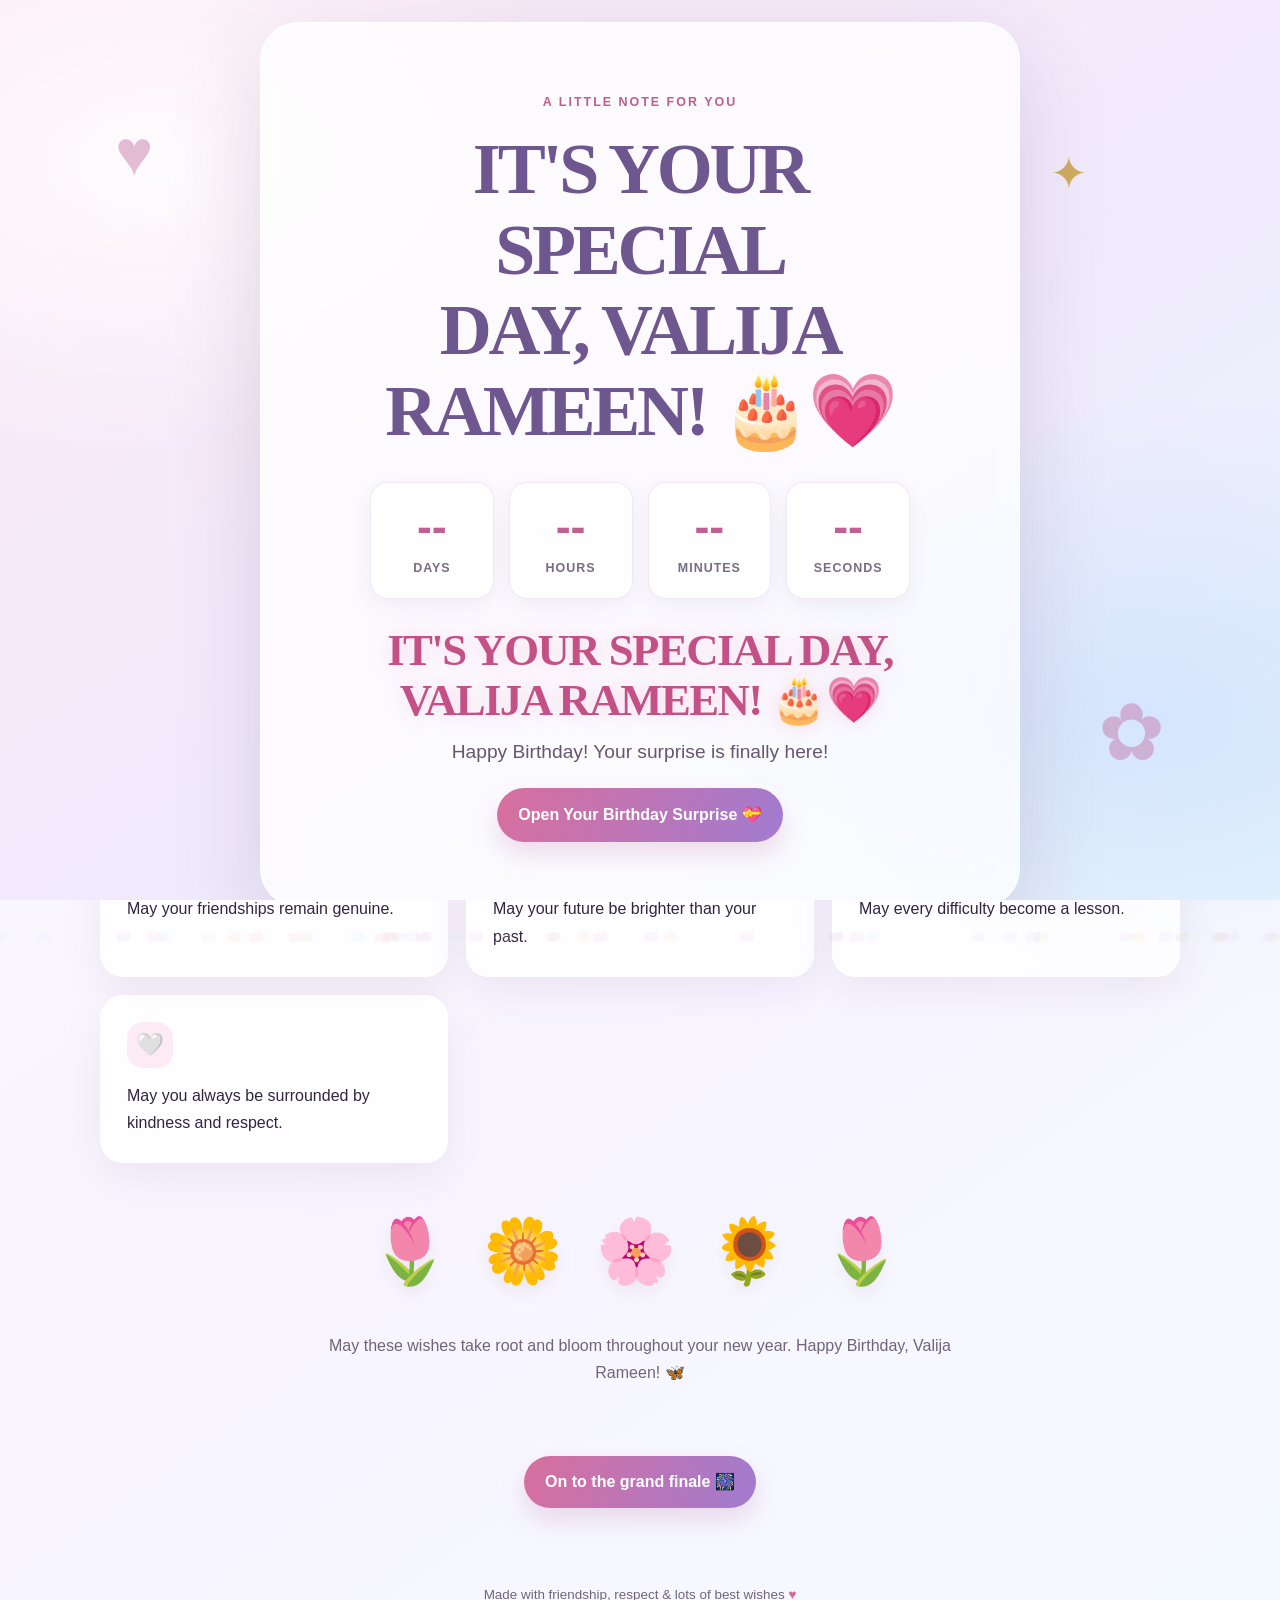
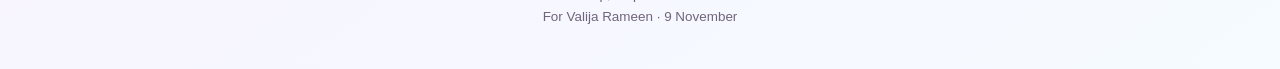
<file: wishes.html>
<!doctype html>
<html lang="en">
<head>
  <meta charset="utf-8"><meta name="viewport" content="width=device-width, initial-scale=1"><meta name="theme-color" content="#fffafd">
  <meta name="description" content="Birthday blessings and wishes for Valija Rameen.">
  <title>Birthday Wishes from the Heart | Valija Rameen</title>
  <link rel="stylesheet" href="css/style.css"><link rel="stylesheet" href="css/animations.css"><link rel="stylesheet" href="css/responsive.css">
  <script src="js/animations.js" defer></script><script src="js/main.js" defer></script><script src="js/interactions.js" defer></script>
</head>
<body class="is-locked" data-page="wishes">
  <section class="lock-screen" data-birthday-lock aria-live="off" aria-labelledby="lock-title">
    <div class="lock-card">
      <span class="lock-kicker">A little note for you</span>
      <h1 id="lock-title">Something Special Is Waiting For You... <span aria-hidden="true">💝</span></h1>
      <p class="lock-teaser">Dear Valija Rameen, someone has prepared a little surprise for you!</p>
      <div class="lock-countdown" data-lock-countdown aria-label="Countdown to 9 November at midnight local time">
        <div class="lock-time"><strong data-lock-days>--</strong><span>Days</span></div>
        <div class="lock-time"><strong data-lock-hours>--</strong><span>Hours</span></div>
        <div class="lock-time"><strong data-lock-minutes>--</strong><span>Minutes</span></div>
        <div class="lock-time"><strong data-lock-seconds>--</strong><span>Seconds</span></div>
      </div>
      <div class="lock-unlocked" data-lock-unlocked hidden>
        <h2>IT'S YOUR SPECIAL DAY, VALIJA RAMEEN! 🎂💗</h2>
        <p>Happy Birthday! Your surprise is finally here!</p>
        <button class="button" type="button" data-open-birthday>Open Your Birthday Surprise 💝</button>
      </div>
      <p class="lock-timezone">The countdown follows your device's local time.</p>
    </div>
    <span class="lock-decoration lock-heart" aria-hidden="true">♥</span>
    <span class="lock-decoration lock-flower" aria-hidden="true">✿</span>
    <span class="lock-decoration lock-star" aria-hidden="true">✦</span>
  </section>
  <div class="loading-screen" aria-hidden="true"><div class="loader-content"><span class="loader-heart">♥</span><p>Preparing a little birthday magic...</p></div></div>
  <header class="site-header"><div class="header-inner">
    <a class="brand" href="index.html"><span class="brand-mark" aria-hidden="true">✿</span><span>For Valija Rameen</span></a>
    <nav class="primary-nav" id="site-navigation" aria-label="Main navigation"><a href="index.html">Welcome</a><a href="letter.html">A Letter</a><a href="friendship.html">Friendship</a><a href="smiles.html">20 Smiles</a><a href="surprise.html">Surprise</a><a href="wishes.html">Wishes</a><a href="finale.html">Finale</a></nav>
    <div class="header-actions"><button class="icon-button" type="button" data-music-toggle aria-label="Turn birthday music on" aria-pressed="false" title="Birthday music">🎵</button><button class="icon-button" type="button" data-theme-toggle aria-label="Switch to dark theme" aria-pressed="false" title="Toggle theme">🌙</button><button class="menu-toggle" type="button" aria-controls="site-navigation" aria-expanded="false" aria-label="Open navigation menu">☰</button></div>
  </div></header>
  <main class="page-shell">
    <header class="page-hero reveal"><span class="eyebrow">A garden of birthday blessings</span><h1>Wishes from <span class="gradient-text">the heart</span></h1><p class="lead">May the year ahead bring you gentleness, hope, and many moments worth celebrating.</p></header>
    <section class="section wish-garden" data-flower-garden aria-label="Birthday wishes for Valija Rameen">
      <div class="card-grid">
        <article class="card reveal"><span class="card-icon" aria-hidden="true">🤲</span><p>May Allah bless you with endless happiness.</p></article>
        <article class="card reveal"><span class="card-icon" aria-hidden="true">✨</span><p>May your dreams turn into beautiful realities.</p></article>
        <article class="card reveal"><span class="card-icon" aria-hidden="true">🕊️</span><p>May your heart always remain peaceful.</p></article>
        <article class="card reveal"><span class="card-icon" aria-hidden="true">🌟</span><p>May success follow you in every journey.</p></article>
        <article class="card reveal"><span class="card-icon" aria-hidden="true">😊</span><p>May you always find reasons to smile.</p></article>
        <article class="card reveal"><span class="card-icon" aria-hidden="true">🌱</span><p>May your efforts bring wonderful results.</p></article>
        <article class="card reveal"><span class="card-icon" aria-hidden="true">💐</span><p>May your friendships remain genuine.</p></article>
        <article class="card reveal"><span class="card-icon" aria-hidden="true">🌅</span><p>May your future be brighter than your past.</p></article>
        <article class="card reveal"><span class="card-icon" aria-hidden="true">🦋</span><p>May every difficulty become a lesson.</p></article>
        <article class="card reveal"><span class="card-icon" aria-hidden="true">🤍</span><p>May you always be surrounded by kindness and respect.</p></article>
      </div>
      <div class="garden-art reveal" aria-hidden="true">🌷 🌼 🌸 🌻 🌷</div>
      <p class="memory-note reveal">May these wishes take root and bloom throughout your new year. Happy Birthday, Valija Rameen! 🦋</p>
    </section>
    <div class="section-heading"><a class="button" href="finale.html">On to the grand finale 🎆</a></div>
  </main>
  <footer class="site-footer">Made with friendship, respect &amp; lots of best wishes <span class="footer-heart">♥</span><br>For Valija Rameen · 9 November</footer>
  <button class="icon-button back-to-top" type="button" aria-label="Back to top">↑</button>
</body>
</html>
</file>
<file: css/style.css>
:root {
  color-scheme: light;
  --ink: #32253f;
  --muted: #71647a;
  --paper: #fffafd;
  --surface: rgba(255, 255, 255, .76);
  --pink: #f3a5c5;
  --rose: #d76599;
  --lavender: #c6b5f2;
  --blue: #b6dff0;
  --gold: #f0c77b;
  --line: rgba(103, 70, 116, .14);
  --shadow: 0 24px 70px rgba(90, 53, 105, .13);
  --serif: 'Playfair Display', Georgia, serif;
  --sans: 'DM Sans', 'Segoe UI', sans-serif;
}

* { box-sizing: border-box; }
html { scroll-behavior: smooth; scroll-padding-top: 6rem; }
body {
  min-width: 320px;
  margin: 0;
  color: var(--ink);
  font-family: var(--sans);
  background:
    radial-gradient(ellipse at 10% 12%, rgba(251, 213, 230, .7), transparent 34rem),
    radial-gradient(ellipse at 94% 30%, rgba(204, 224, 250, .55), transparent 32rem),
    linear-gradient(145deg, #fffafd, #f8f4ff 56%, #f5fbff);
  line-height: 1.7;
  overflow-x: hidden;
}
body.is-locked { overflow: hidden; }
body.is-locked > :not(.lock-screen) { visibility: hidden !important; }
.lock-screen {
  position: fixed;
  z-index: 70;
  inset: 0;
  display: grid;
  padding: 22px;
  place-items: center;
  overflow: auto;
  overscroll-behavior: contain;
  color: #382944;
  background:
    radial-gradient(ellipse at 12% 18%, rgba(255,255,255,.82), transparent 28rem),
    radial-gradient(ellipse at 90% 80%, rgba(196,220,255,.58), transparent 32rem),
    linear-gradient(145deg, #fcebf4, #f1eafd 55%, #e8f6fb);
  transition: opacity .7s ease, visibility .7s ease;
  touch-action: manipulation;
}
.lock-screen[hidden] { display: none; }
.lock-screen.is-dismissed { visibility: hidden; opacity: 0; pointer-events: none; }
.lock-card {
  position: relative;
  z-index: 1;
  width: min(760px, 100%);
  padding: clamp(24px, 6vw, 64px);
  border: 1px solid rgba(255,255,255,.88);
  border-radius: clamp(24px, 5vw, 38px);
  background: rgba(255,255,255,.75);
  box-shadow: 0 30px 90px rgba(104,67,113,.18);
  text-align: center;
  backdrop-filter: blur(18px);
}
.lock-kicker { color: #bd5e91; font-size: .78rem; font-weight: 700; letter-spacing: .16em; text-transform: uppercase; }
.lock-card h1 {
  margin: 15px 0;
  color: #6e568f;
  font-size: clamp(2.1rem, 6.4vw, 4.5rem);
  line-height: 1.12;
  text-wrap: balance;
}
.lock-teaser { max-width: 550px; margin: 0 auto; color: #71647a; font-size: clamp(1rem, 2.4vw, 1.18rem); }
.lock-countdown { display: grid; width: min(540px, 100%); margin: 30px auto 0; grid-template-columns: repeat(4, minmax(0, 1fr)); gap: clamp(7px, 2vw, 15px); }
.lock-time { padding: clamp(10px, 2vw, 17px) 7px; border: 1px solid rgba(180,135,191,.19); border-radius: 18px; background: rgba(255,255,255,.8); box-shadow: 0 8px 22px rgba(90,53,105,.07); }
.lock-time strong { display: block; color: #bf6091; font-size: clamp(1.45rem, 6vw, 2.8rem); line-height: 1.2; font-variant-numeric: tabular-nums; }
.lock-time span { color: #796c82; font-size: clamp(.67rem, 2vw, .78rem); font-weight: 700; letter-spacing: .08em; text-transform: uppercase; }
.lock-timezone { margin: 22px 0 0; color: #83768a; font-size: .78rem; }
.lock-unlocked { animation: rise-in .7s ease both; }
.lock-screen.is-unlocked .lock-card { animation: unlock-pop .65s cubic-bezier(.2,.8,.2,1) both; }
.lock-unlocked h2 { margin: 26px 0 10px; color: #c45186; font-size: clamp(1.65rem, 4.8vw, 2.8rem); text-wrap: balance; text-shadow: 0 0 20px rgba(243,165,197,.45); }
.lock-unlocked p { color: #65566e; font-size: clamp(1rem, 2.5vw, 1.2rem); }
.lock-unlocked .button { min-height: 54px; }
.lock-decoration { position: absolute; z-index: 0; color: rgba(198,111,163,.45); pointer-events: none; animation: drift 6s ease-in-out infinite; }
.lock-heart { top: 11%; left: 9%; font-size: clamp(2rem, 6vw, 4rem); }
.lock-flower { right: 9%; bottom: 11%; font-size: clamp(2.5rem, 8vw, 5rem); animation-delay: 1s; }
.lock-star { top: 15%; right: 15%; color: #cfaa5e; font-size: clamp(1.5rem, 4vw, 2.8rem); animation-delay: .4s; }
body::before {
  position: fixed;
  z-index: -1;
  inset: 0;
  content: '';
  opacity: .25;
  pointer-events: none;
  background-image: radial-gradient(rgba(179, 133, 188, .5) .7px, transparent .7px);
  background-size: 23px 23px;
  mask-image: linear-gradient(to bottom, black, transparent 80%);
}
a { color: inherit; }
button { font: inherit; }
button, a { -webkit-tap-highlight-color: transparent; }
button, a { touch-action: manipulation; }
button:focus-visible, a:focus-visible { outline: 3px solid var(--rose); outline-offset: 4px; }

.site-header {
  position: sticky;
  z-index: 20;
  top: 0;
  border-bottom: 1px solid rgba(255, 255, 255, .68);
  background: rgba(255, 250, 253, .78);
  backdrop-filter: blur(18px);
}
.header-inner {
  display: flex;
  width: min(1160px, calc(100% - 40px));
  min-height: 76px;
  margin: auto;
  align-items: center;
  justify-content: space-between;
  gap: 20px;
}
.brand {
  display: inline-flex;
  align-items: center;
  gap: 9px;
  color: var(--ink);
  font-weight: 700;
  text-decoration: none;
  white-space: nowrap;
}
.brand-mark { color: var(--rose); font-size: 1.35rem; }
.primary-nav { display: flex; align-items: center; gap: 5px; }
.primary-nav a {
  padding: 9px 11px;
  border-radius: 999px;
  color: var(--muted);
  font-size: .84rem;
  font-weight: 600;
  text-decoration: none;
  transition: color .2s, background .2s, transform .2s;
}
.primary-nav a:hover, .primary-nav a[aria-current="page"] {
  color: var(--rose);
  background: rgba(243, 165, 197, .16);
}
.header-actions { display: flex; align-items: center; gap: 8px; }
.icon-button, .menu-toggle {
  display: inline-grid;
  width: 42px;
  height: 42px;
  padding: 0;
  place-items: center;
  border: 1px solid var(--line);
  border-radius: 50%;
  color: var(--ink);
  background: rgba(255, 255, 255, .72);
  cursor: pointer;
  transition: transform .2s, box-shadow .2s;
}
.icon-button:hover, .menu-toggle:hover { transform: translateY(-2px); box-shadow: 0 8px 20px rgba(90, 53, 105, .12); }
.menu-toggle { display: none; }

.page-shell { width: min(1080px, calc(100% - 40px)); margin: 0 auto; }
.visually-hidden {
  position: absolute;
  width: 1px;
  height: 1px;
  padding: 0;
  overflow: hidden;
  clip: rect(0, 0, 0, 0);
  white-space: nowrap;
  clip-path: inset(50%);
}
.hero {
  position: relative;
  display: grid;
  min-height: min(730px, calc(100vh - 76px));
  padding: 72px 0 88px;
  align-items: center;
}
.hero-grid { display: grid; align-items: center; grid-template-columns: 1.1fr .9fr; gap: 54px; }
.eyebrow {
  display: inline-flex;
  align-items: center;
  gap: 8px;
  color: var(--rose);
  font-size: .76rem;
  font-weight: 700;
  letter-spacing: .14em;
  text-transform: uppercase;
}
h1, h2, h3, p { margin-top: 0; }
h1, h2, h3 { font-family: var(--serif); line-height: 1.13; }
h1 { margin: 18px 0; font-size: clamp(2.8rem, 6vw, 5.3rem); letter-spacing: -.045em; }
h2 { font-size: clamp(2rem, 4vw, 3.2rem); letter-spacing: -.035em; }
h3 { font-size: 1.45rem; }
.gradient-text {
  color: var(--rose);
  background: linear-gradient(95deg, #cd6596, #8b70c3 55%, #559bb0);
  background-clip: text;
  -webkit-text-fill-color: transparent;
}
.lead { max-width: 600px; color: var(--muted); font-size: clamp(1.02rem, 2vw, 1.2rem); }
.type-line { min-height: 1.5em; color: var(--rose); font-size: 1.15rem; font-weight: 700; }
.type-line::after { display: inline-block; width: 2px; height: 1em; margin-left: 4px; background: currentColor; content: ''; vertical-align: -.1em; animation: blink .8s step-end infinite; }
.button-row { display: flex; flex-wrap: wrap; align-items: center; gap: 12px; margin-top: 28px; }
.button {
  display: inline-flex;
  min-height: 49px;
  padding: 12px 21px;
  align-items: center;
  justify-content: center;
  gap: 9px;
  border: 0;
  border-radius: 999px;
  color: white;
  background: linear-gradient(110deg, #d86f9e, #a17bcf);
  box-shadow: 0 12px 25px rgba(185, 106, 158, .22);
  cursor: pointer;
  font-weight: 700;
  text-decoration: none;
  transition: transform .2s, box-shadow .2s;
}
.button:hover { transform: translateY(-3px); box-shadow: 0 16px 30px rgba(185, 106, 158, .3); }
.button.secondary { border: 1px solid var(--line); color: var(--ink); background: rgba(255,255,255,.72); box-shadow: none; }
.button.small { min-height: 42px; padding: 9px 16px; font-size: .9rem; }
.hero-art {
  position: relative;
  display: grid;
  min-height: 420px;
  place-items: center;
}
.art-orbit {
  position: absolute;
  width: min(360px, 85vw);
  aspect-ratio: 1;
  border: 1px solid rgba(195, 146, 205, .33);
  border-radius: 50%;
  box-shadow: 0 0 0 27px rgba(255,255,255,.25), 0 0 0 57px rgba(255,255,255,.2);
}
.teddy-card {
  position: relative;
  display: grid;
  width: min(300px, 78vw);
  aspect-ratio: .88;
  place-content: center;
  border: 1px solid rgba(255,255,255,.9);
  border-radius: 46% 46% 35% 35%;
  background: linear-gradient(150deg, rgba(255,255,255,.9), rgba(247,220,239,.8));
  box-shadow: var(--shadow);
  text-align: center;
  animation: bob 4s ease-in-out infinite;
}
.teddy { font-size: clamp(7rem, 16vw, 10.5rem); line-height: 1.2; filter: drop-shadow(0 13px 10px rgba(114,76,108,.12)); }
.gift-emoji { position: absolute; right: 12%; bottom: 20%; font-size: 4.2rem; transform: rotate(9deg); }
.sparkle { position: absolute; color: #e6af51; font-size: 1.5rem; animation: twinkle 2s ease-in-out infinite; }
.sparkle.s1 { top: 11%; left: 18%; }
.sparkle.s2 { top: 20%; right: 10%; animation-delay: .6s; }
.sparkle.s3 { bottom: 13%; left: 13%; animation-delay: 1s; }
.floaty { position: absolute; animation: drift 6s ease-in-out infinite; }
.floaty.heart { top: 13%; right: 13%; color: #df78a4; font-size: 2rem; }
.floaty.flower { bottom: 11%; right: 4%; font-size: 2rem; animation-delay: .7s; }
.balloon { position: absolute; z-index: 1; font-size: 2.4rem; animation: balloon-rise 5s ease-in-out infinite; }
.balloon.b1 { top: 8%; left: 3%; }
.balloon.b2 { right: 0; bottom: 21%; animation-delay: 1s; }
.balloon.b3 { top: 18%; right: 15%; animation-delay: 1.8s; }
.center-text { text-align: center; }
.scroll-cue { position: absolute; bottom: 25px; left: 50%; color: var(--muted); font-size: .8rem; transform: translateX(-50%); }

.section { padding: 88px 0; }
.section-heading { max-width: 680px; margin: 0 auto 42px; text-align: center; }
.section-heading p { color: var(--muted); }
.celebration {
  position: relative;
  overflow: hidden;
  border: 1px solid rgba(255,255,255,.86);
  border-radius: 34px;
  background: linear-gradient(135deg, rgba(255,255,255,.82), rgba(252,231,243,.74) 55%, rgba(228,238,255,.77));
  box-shadow: var(--shadow);
}
.celebration-inner { display: grid; padding: clamp(28px, 6vw, 64px); align-items: center; grid-template-columns: 1.05fr .95fr; gap: 35px; }
.cake { position: relative; display: grid; min-height: 250px; place-items: center; font-size: clamp(9rem, 20vw, 13rem); filter: drop-shadow(0 16px 16px rgba(144,83,115,.15)); animation: bob 3.8s ease-in-out infinite; }
.birthday-copy p { color: var(--muted); }
.countdown {
  display: flex;
  margin-top: 23px;
  gap: 9px;
}
.time-box { min-width: 66px; padding: 10px 12px; border: 1px solid var(--line); border-radius: 15px; background: rgba(255,255,255,.66); text-align: center; }
.time-box strong { display: block; color: var(--rose); font-size: 1.3rem; line-height: 1.2; }
.time-box span { color: var(--muted); font-size: .68rem; text-transform: uppercase; }
.wish-result, .secret-result { min-height: 1.5em; margin-top: 14px; color: var(--rose); font-weight: 700; }
.card-grid { display: grid; grid-template-columns: repeat(3, 1fr); gap: 18px; }
.card {
  position: relative;
  padding: 26px;
  overflow: hidden;
  border: 1px solid rgba(255,255,255,.88);
  border-radius: 23px;
  background: var(--surface);
  box-shadow: 0 14px 40px rgba(90,53,105,.08);
  transition: transform .25s, box-shadow .25s;
}
.card:hover { transform: translateY(-6px); box-shadow: 0 20px 46px rgba(90,53,105,.14); }
.card p:last-child { margin-bottom: 0; }
.card-icon { display: inline-grid; width: 46px; height: 46px; margin-bottom: 14px; place-items: center; border-radius: 16px; background: rgba(243,165,197,.2); font-size: 1.4rem; }
.quote-card { min-height: 190px; }
.quote-card p { color: var(--muted); }
.quote-mark { color: var(--rose); font-family: var(--serif); font-size: 2.7rem; line-height: 1; }
.timeline { position: relative; display: grid; gap: 14px; max-width: 760px; margin: 36px auto 0; }
.timeline::before { position: absolute; top: 5px; bottom: 5px; left: 18px; width: 2px; background: linear-gradient(var(--pink), var(--lavender)); content: ''; }
.timeline-item { position: relative; padding: 4px 10px 8px 53px; color: var(--muted); }
.timeline-item::before { position: absolute; top: 9px; left: 10px; width: 18px; height: 18px; border: 4px solid #fff; border-radius: 50%; background: var(--rose); box-shadow: 0 0 0 1px var(--pink); content: ''; }
.timeline-item strong { display: block; color: var(--ink); }
.placeholder-grid { display: grid; grid-template-columns: repeat(3, 1fr); gap: 12px; margin-top: 24px; }
.photo-placeholder { display: grid; min-height: 120px; padding: 15px; place-items: center; border: 1px dashed rgba(160,115,171,.45); border-radius: 18px; color: var(--muted); background: rgba(255,255,255,.35); text-align: center; font-size: .85rem; }

.page-hero { padding: 76px 0 45px; text-align: center; }
.page-hero h1 { font-size: clamp(2.7rem, 6vw, 4.5rem); }
.page-hero .lead { margin: 0 auto; }
.letter-wrap { max-width: 820px; margin: 0 auto 100px; text-align: center; }
.envelope {
  position: relative;
  display: grid;
  width: min(430px, 90vw);
  height: 270px;
  margin: 18px auto 35px;
  place-items: center;
  border: 0;
  border-radius: 18px;
  background: linear-gradient(145deg, #e99bb9, #cd7ca7);
  box-shadow: 0 25px 55px rgba(156,84,126,.25);
  cursor: pointer;
  transition: transform .3s;
}
.envelope:hover { transform: translateY(-6px) rotate(-1deg); }
.envelope::before { position: absolute; inset: 0; border-radius: inherit; background: linear-gradient(35deg, transparent 49.5%, rgba(255,255,255,.18) 50%, transparent 51%), linear-gradient(-35deg, transparent 49.5%, rgba(255,255,255,.18) 50%, transparent 51%); content: ''; }
.envelope-seal { z-index: 1; display: grid; width: 70px; height: 70px; place-items: center; border: 3px solid rgba(255,255,255,.8); border-radius: 50%; color: white; background: #d26190; font-size: 1.8rem; box-shadow: 0 6px 15px rgba(91,44,75,.18); }
.letter-paper { position: relative; display: none; padding: clamp(24px, 6vw, 55px); overflow: hidden; border: 1px solid #eadbd2; border-radius: 8px; background: #fffdf6; box-shadow: 0 20px 55px rgba(91,65,58,.12); text-align: left; }
.letter-paper.is-open { display: block; animation: letter-in .75s cubic-bezier(.2,.8,.2,1) both; }
.letter-paper p { color: #655661; }
.letter-paper .salutation { color: var(--rose); font-family: var(--serif); font-size: 1.3rem; }
.signature { margin-top: 28px; color: var(--rose); font-family: var(--serif); font-size: 1.55rem; font-style: italic; animation: signature-in 1.5s ease both; }
.gift-stage { position: relative; display: grid; min-height: 450px; margin: 10px 0 60px; place-items: center; overflow: hidden; border: 1px solid rgba(255,255,255,.8); border-radius: 32px; background: linear-gradient(135deg,#fff1f7,#f3efff 60%,#edfaff); }
.gift-box { position: relative; width: 190px; height: 150px; margin-top: 75px; border-radius: 12px; background: linear-gradient(135deg,#e77ea9,#ce5d91); box-shadow: 0 20px 30px rgba(157,71,117,.2); }
.gift-box::before { position: absolute; top: 0; bottom: 0; left: 75px; width: 38px; background: #f4cf83; content: ''; }
.gift-lid { position: absolute; z-index: 2; top: -28px; left: -14px; width: 218px; height: 42px; border-radius: 10px; background: linear-gradient(135deg,#f096b8,#dc6b9b); transition: transform .7s cubic-bezier(.2,.8,.2,1); }
.gift-lid::before { position: absolute; top: 0; bottom: 0; left: 90px; width: 38px; background: #f4cf83; content: ''; }
.gift-bow { position: absolute; z-index: 3; top: -69px; left: 72px; color: #f4cf83; font-size: 3.5rem; transition: transform .6s, opacity .5s; }
.gift-box.is-open .gift-lid { transform: translate(32px,-100px) rotate(12deg); }
.gift-box.is-open .gift-bow { transform: translateY(-100px) rotate(25deg); opacity: 0; }
.gift-reveal { display: none; max-width: 640px; padding: 20px; text-align: center; }
.gift-reveal.is-open { display: block; animation: rise-in .7s ease both; }
.gift-teddy { font-size: 4rem; }
.gift-action { position: absolute; bottom: 30px; }
.friendship-teddies { font-size: 4rem; text-align: center; }
.finale-highlight { color: #f3bed8; }
.finale-actions { justify-content: center; }
.wish-garden { position: relative; padding: 55px 0 70px; }
.garden-art { margin-top: 34px; font-size: clamp(2.2rem, 8vw, 4rem); letter-spacing: .12em; text-align: center; filter: drop-shadow(0 8px 8px rgba(120,74,108,.08)); }
.memory-note { max-width: 650px; margin: 26px auto 0; color: var(--muted); text-align: center; }
.compliment-card { width: 100%; min-height: 190px; color: var(--ink); cursor: pointer; font: inherit; text-align: left; }
.compliment-card .card-message { color: var(--muted); }
.compliment-card[aria-expanded="false"] .card-message { filter: blur(5px); opacity: .35; user-select: none; }
.compliment-card[aria-expanded="false"]::after { position: absolute; right: 22px; bottom: 20px; color: var(--rose); content: 'Tap to reveal ♥'; font-size: .78rem; font-weight: 700; }
.finale {
  position: relative;
  padding: 78px 0 92px;
  overflow: hidden;
  border-radius: 34px;
  color: white;
  background: radial-gradient(ellipse at 50% 0%, #735d9b, #342c57 68%, #292443);
  box-shadow: 0 25px 75px rgba(48,39,81,.24);
  text-align: center;
}
.finale::before { position: absolute; inset: 0; content: ''; opacity: .4; background-image: radial-gradient(#fff 1px, transparent 1px); background-size: 45px 45px; mask-image: linear-gradient(to bottom, black, transparent 85%); }
.finale-content { position: relative; z-index: 1; width: min(760px, calc(100% - 36px)); margin: auto; }
.finale-balloons { position: absolute; inset: 0; overflow: hidden; color: white; font-size: 2.5rem; pointer-events: none; }
.finale-balloons span { position: absolute; animation: balloon-rise 6s ease-in-out infinite; }
.finale-balloons span:nth-child(1) { top: 12%; left: 8%; }
.finale-balloons span:nth-child(2) { top: 30%; right: 8%; animation-delay: 1.5s; }
.finale-balloons span:nth-child(3) { bottom: 14%; left: 15%; animation-delay: 2.5s; }
.finale .eyebrow { color: #f3c7db; }
.finale h1 { color: #fff2fa; text-shadow: 0 0 25px rgba(251,179,219,.28); }
.finale p { color: rgba(255,255,255,.8); }
.finale .button.secondary { border-color: rgba(255,255,255,.35); color: white; background: rgba(255,255,255,.1); }
.finale-cake { margin: 16px 0; font-size: clamp(5rem, 14vw, 8rem); animation: bob 3s ease-in-out infinite; }
.final-signoff { margin-top: 35px; color: #ffe0ee !important; font-family: var(--serif); font-size: 1.3rem; }
.site-footer { padding: 34px 20px 40px; color: var(--muted); text-align: center; font-size: .84rem; }
.site-footer .footer-heart { color: var(--rose); }
.back-to-top { position: fixed; z-index: 18; right: 22px; bottom: 22px; opacity: 0; pointer-events: none; transform: translateY(10px); transition: .2s; }
.back-to-top.is-visible { opacity: 1; pointer-events: auto; transform: none; }
.loading-screen { position: fixed; z-index: 100; inset: 0; display: grid; visibility: hidden; place-items: center; background: #fff8fc; opacity: 0; pointer-events: none; transition: opacity .55s, visibility .55s; }
.loading-screen.is-loading { visibility: visible; opacity: 1; pointer-events: auto; }
.loading-screen.is-done { visibility: hidden; opacity: 0; }
.loader-content { color: var(--rose); text-align: center; }
.loader-heart { display: inline-block; font-size: 2.5rem; animation: heartbeat 1s ease-in-out infinite; }
.reveal { opacity: 0; transform: translateY(20px); transition: opacity .65s ease, transform .65s ease; }
.reveal.is-visible { opacity: 1; transform: none; }
.cursor-heart { position: fixed; z-index: 50; pointer-events: none; animation: cursor-float .9s ease-out forwards; }
.confetti-piece { position: fixed; z-index: 80; top: -15px; width: 9px; height: 14px; pointer-events: none; animation: confetti-fall 2.8s linear forwards; }
.burst-heart { position: fixed; z-index: 80; pointer-events: none; animation: heart-rise 1.5s ease-out forwards; }
.theme-dark {
  color-scheme: dark;
  --ink: #f9efff;
  --muted: #cabdd3;
  --paper: #2c253b;
  --surface: rgba(55, 45, 70, .84);
  --line: rgba(240, 218, 250, .17);
  --shadow: 0 24px 70px rgba(11, 7, 22, .3);
  background: radial-gradient(ellipse at 10% 12%, rgba(104,60,101,.5), transparent 34rem), linear-gradient(145deg,#211c30,#29223b 60%,#202e3a);
}
.theme-dark .site-header { border-color: var(--line); background: rgba(36,29,49,.82); }
.theme-dark .brand, .theme-dark .primary-nav a, .theme-dark .icon-button, .theme-dark .menu-toggle { color: var(--ink); }
.theme-dark .icon-button, .theme-dark .menu-toggle, .theme-dark .button.secondary, .theme-dark .time-box { background: rgba(255,255,255,.07); }
.theme-dark .celebration, .theme-dark .gift-stage { background: linear-gradient(135deg,rgba(65,49,76,.9),rgba(52,48,78,.9)); }
.theme-dark .teddy-card { background: linear-gradient(150deg,rgba(66,52,79,.94),rgba(79,54,83,.86)); }
.theme-dark .letter-paper { border-color: #51445a; background: #322b3a; }
.theme-dark .letter-paper p { color: #ded0df; }
.theme-dark .photo-placeholder { background: rgba(255,255,255,.04); }

@keyframes blink { 50% { opacity: 0; } }
@keyframes bob { 50% { transform: translateY(-11px); } }
@keyframes drift { 50% { transform: translate(7px,-13px) rotate(7deg); } }
@keyframes twinkle { 50% { opacity: .45; transform: scale(.8) rotate(22deg); } }
@keyframes heartbeat { 50% { transform: scale(1.25); } }
@keyframes letter-in { from { opacity: 0; transform: translateY(28px) scale(.98); } to { opacity: 1; transform: none; } }
@keyframes signature-in { from { opacity: 0; transform: translateX(-14px); } to { opacity: 1; transform: none; } }
@keyframes rise-in { from { opacity: 0; transform: translateY(16px); } to { opacity: 1; transform: none; } }
@keyframes cursor-float { to { opacity: 0; transform: translateY(-28px) scale(.55) rotate(18deg); } }
@keyframes confetti-fall { to { opacity: .1; transform: translate3d(var(--drift), 105vh, 0) rotate(800deg); } }
@keyframes heart-rise { to { opacity: 0; transform: translateY(-95px) scale(1.5) rotate(15deg); } }
@keyframes balloon-rise { 50% { transform: translateY(-24px) rotate(6deg); } }
@keyframes unlock-pop { from { opacity: .6; transform: translateY(14px) scale(.97); } to { opacity: 1; transform: none; } }
</file>
<file: css/animations.css>
@media (prefers-reduced-motion: reduce) {
  *, *::before, *::after {
    scroll-behavior: auto !important;
    animation-duration: .01ms !important;
    animation-iteration-count: 1 !important;
    transition-duration: .01ms !important;
  }
  .reveal { opacity: 1; transform: none; }
}

@keyframes petal-fall {
  0% { opacity: 0; transform: translate3d(0, -30px, 0) rotate(0); }
  12% { opacity: .8; }
  100% { opacity: 0; transform: translate3d(55px, 420px, 0) rotate(280deg); }
}

.falling-petal {
  position: absolute;
  top: -25px;
  z-index: 0;
  pointer-events: none;
  animation-name: petal-fall;
  animation-timing-function: linear;
  animation-iteration-count: infinite;
}

.firework {
  position: fixed;
  z-index: 90;
  width: 7px;
  height: 7px;
  border-radius: 50%;
  background: var(--firework-color);
  box-shadow: 0 -25px 0 var(--firework-color), 18px -18px 0 var(--firework-color),
    25px 0 0 var(--firework-color), 18px 18px 0 var(--firework-color),
    0 25px 0 var(--firework-color), -18px 18px 0 var(--firework-color),
    -25px 0 0 var(--firework-color), -18px -18px 0 var(--firework-color);
  pointer-events: none;
  animation: firework-pop .8s ease-out forwards;
}

@keyframes firework-pop {
  0% { opacity: 0; transform: scale(.1); }
  35% { opacity: 1; }
  100% { opacity: 0; transform: scale(1.2); }
}

@media (prefers-reduced-motion: reduce) {
  .falling-petal { display: none; }
  .firework { display: none; }
}
</file>
<file: css/responsive.css>
@media (max-width: 1000px) {
  .header-inner { width: min(100% - 32px, 900px); }
  .primary-nav { gap: 0; }
  .primary-nav a { padding-inline: 8px; font-size: .78rem; }
  .header-actions { gap: 5px; }
}

@media (max-width: 780px) {
  .header-inner { min-height: 68px; }
  .menu-toggle { display: inline-grid; }
  .primary-nav {
    position: absolute;
    top: calc(100% + 1px);
    right: 12px;
    left: 12px;
    display: none;
    padding: 12px;
    flex-direction: column;
    align-items: stretch;
    border: 1px solid var(--line);
    border-radius: 20px;
    background: var(--paper);
    box-shadow: var(--shadow);
  }
  .primary-nav.is-open { display: flex; animation: rise-in .2s ease both; }
  .primary-nav a { padding: 11px 14px; font-size: .9rem; }
  .hero { min-height: auto; padding: 68px 0 74px; }
  .hero-grid { grid-template-columns: 1fr; gap: 10px; text-align: center; }
  .hero-copy .lead { margin-inline: auto; }
  .button-row { justify-content: center; }
  .hero-art { min-height: 330px; }
  .art-orbit { width: min(290px, 74vw); }
  .teddy-card { width: min(245px, 70vw); }
  .scroll-cue { bottom: 20px; }
  .celebration-inner { grid-template-columns: 1fr; gap: 0; text-align: center; }
  .cake { min-height: 190px; }
  .countdown { justify-content: center; }
  .card-grid { grid-template-columns: repeat(2, 1fr); }
  .section { padding: 68px 0; }
}

@media (max-width: 520px) {
  .lock-screen { padding: max(16px, env(safe-area-inset-top)) 16px max(16px, env(safe-area-inset-bottom)); }
  .lock-card { padding: 26px 18px; }
  .lock-countdown { margin-top: 23px; gap: 7px; }
  .lock-time { padding-inline: 3px; border-radius: 14px; }
  .lock-time span { letter-spacing: .03em; }
  .lock-unlocked .button { width: 100%; padding-inline: 12px; }
  .lock-decoration.lock-heart { left: 3%; }
  .lock-decoration.lock-star { right: 4%; }
  .lock-decoration.lock-flower { right: 3%; }
  .header-inner { width: calc(100% - 24px); gap: 8px; }
  .brand { gap: 6px; font-size: .9rem; }
  .brand-mark { font-size: 1.15rem; }
  .header-actions { gap: 5px; }
  .icon-button, .menu-toggle { width: 38px; height: 38px; }
  .page-shell { width: calc(100% - 30px); }
  h1 { font-size: clamp(2.6rem, 13vw, 4rem); }
  .page-hero { padding: 56px 0 34px; }
  .card-grid, .placeholder-grid { grid-template-columns: 1fr; }
  .card { padding: 23px; }
  .compliment-card { min-height: 160px; }
  .countdown { gap: 6px; }
  .time-box { min-width: 55px; padding: 8px 7px; }
  .time-box strong { font-size: 1.1rem; }
  .gift-stage { min-height: 410px; }
  .envelope { height: 225px; }
  .finale { border-radius: 24px; }
  .button-row { gap: 9px; }
  .button { padding-inline: 17px; }
}
</file>
